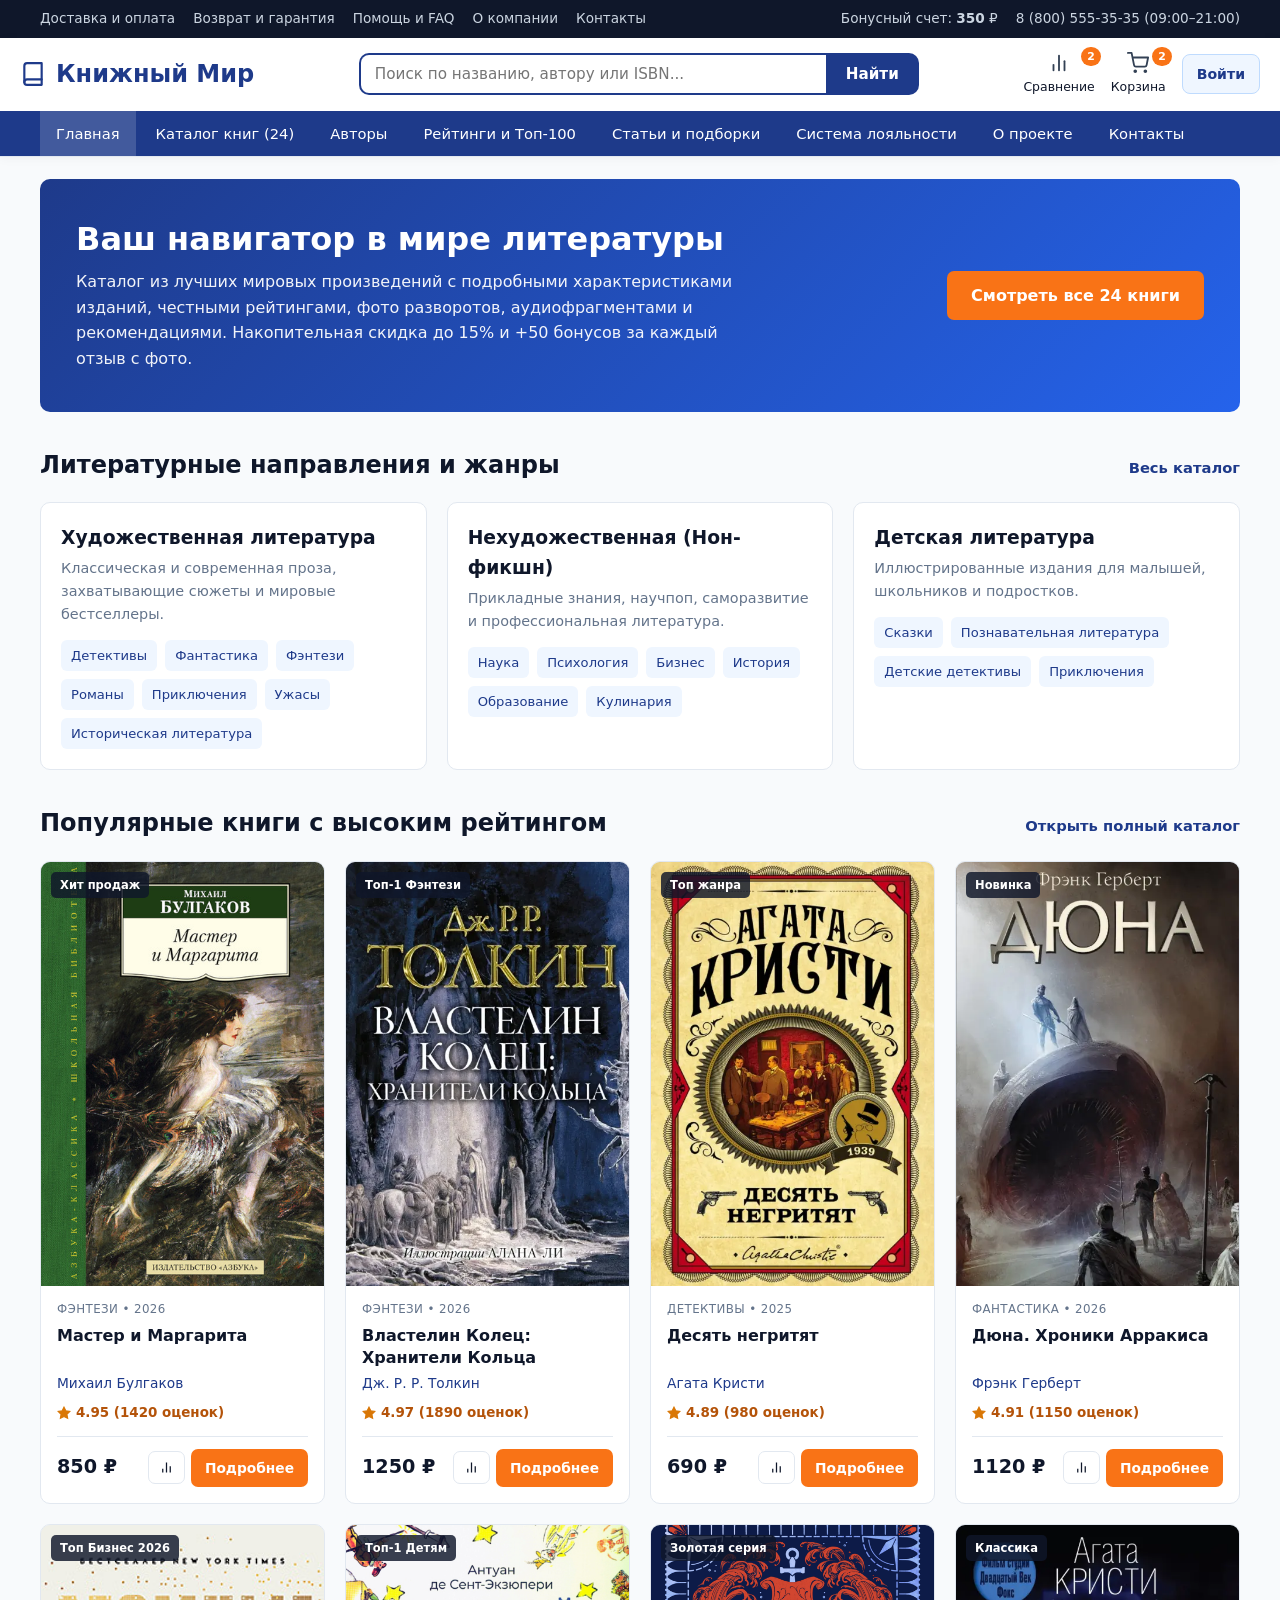
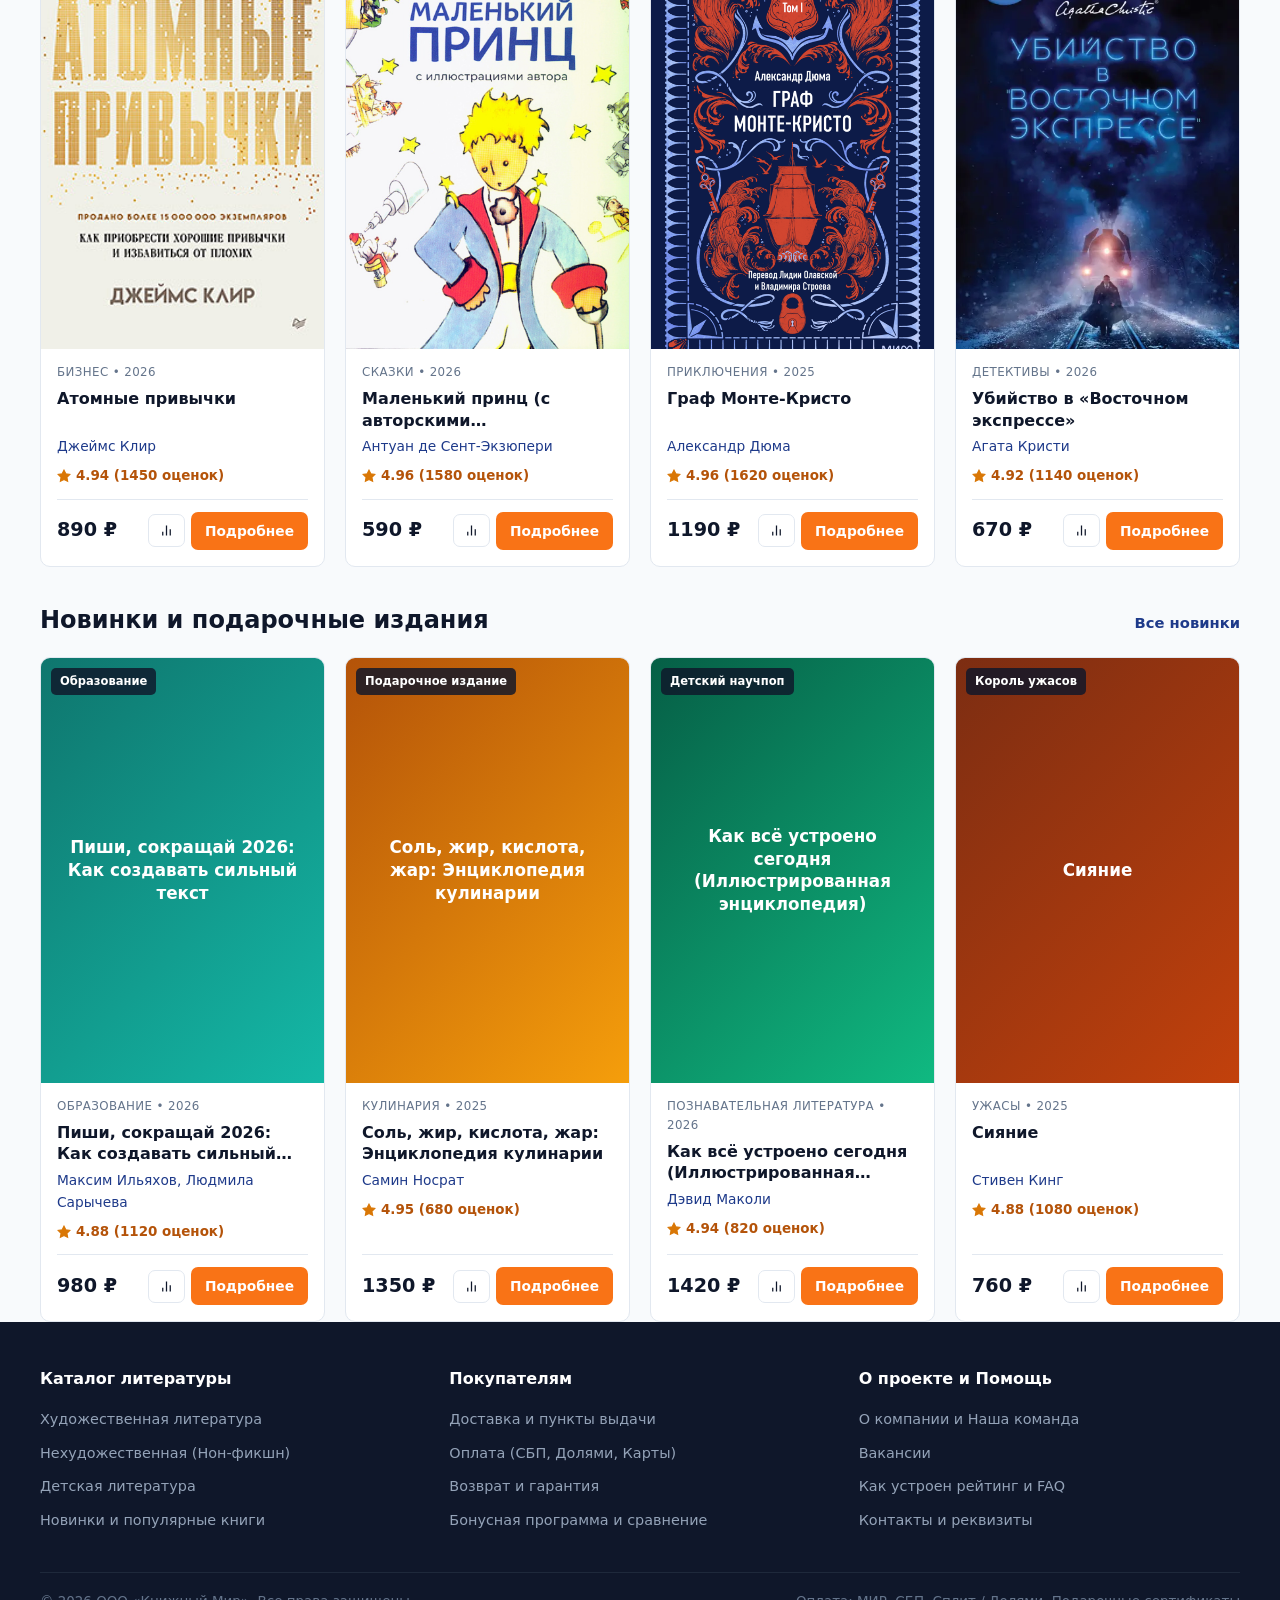
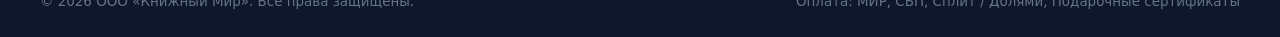
<file: index.html>
<!DOCTYPE html>
<html lang="ru">
<head>
    <meta charset="UTF-8">
    <meta name="yandex-verification" content="7a20573ecc2f7885" />
    <meta name="viewport" content="width=device-width, initial-scale=1.0">
    <title>Каталог книг в Туле — купить книги, интернет-магазин с доставкой</title>
    <meta name="description" content="Большой каталог художественной, нехудожественной и детской литературы. Отзывы читателей, подборки лучших книг, быстрая доставка и оплата Долями или СБП.">
    <meta name="keywords" content="книги, каталог книг, лучшие книги, книги по жанрам, художественная литература, нон фикшн, детская литература">
    <link rel="stylesheet" href="style.css">
	
	<!-- Yandex.Metrika counter -->

</head>
<body>
	
<!-- Yandex.Metrika counter -->
<script type="text/javascript">
    (function(m,e,t,r,i,k,a){
        m[i]=m[i]||function(){(m[i].a=m[i].a||[]).push(arguments)};
        m[i].l=1*new Date();
        for (var j = 0; j < document.scripts.length; j++) {if (document.scripts[j].src === r) { return; }}
        k=e.createElement(t),a=e.getElementsByTagName(t)[0],k.async=1,k.src=r,a.parentNode.insertBefore(k,a)
    })(window, document,'script','https://mc.yandex.ru/metrika/tag.js?id=114119679', 'ym');

    ym(114119679, 'init', {ssr:true, webvisor:true, clickmap:true, ecommerce:"dataLayer", referrer: document.referrer, url: location.href, accurateTrackBounce:true, trackLinks:true});
</script>
<noscript><div><img src="https://mc.yandex.ru/watch/114119679" style="position:absolute; left:-9999px;" alt="" /></div></noscript>
<!-- /Yandex.Metrika counter -->




    <div class="top-bar">
        <div class="container top-bar-inner">
            <div class="top-links">
                <a href="delivery.html">Доставка и оплата</a>
                <a href="delivery.html#returns">Возврат и гарантия</a>
                <a href="help.html">Помощь и FAQ</a>
                <a href="about.html">О компании</a>
                <a href="contacts.html">Контакты</a>
            </div>
            <div class="top-actions">
                <a href="loyalty.html">Бонусный счет: <strong class="js-bonus-count">350</strong> ₽</a>
                <span>8 (800) 555-35-35 (09:00–21:00)</span>
            </div>
        </div>
    </div>

    <header>
        <div class="container header-main">
            <a href="index.html" class="logo">
                <svg width="26" height="26" viewBox="0 0 24 24" fill="none" stroke="currentColor" stroke-width="2" stroke-linecap="round" stroke-linejoin="round"><path d="M4 19.5A2.5 2.5 0 0 1 6.5 17H20"></path><path d="M6.5 2H20v20H6.5A2.5 2.5 0 0 1 4 19.5v-15A2.5 2.5 0 0 1 6.5 2z"></path></svg>
                <span>Книжный Мир</span>
            </a>
            
            <form class="search-box" action="catalog.html" method="get">
                <label for="main-search-input" style="display:none;">Поиск книги</label>
                <input type="text" id="main-search-input" name="q" placeholder="Поиск по названию, автору или ISBN...">
                <button type="submit">Найти</button>
            </form>

            <div class="header-icons">
                <a href="loyalty.html" class="icon-btn">
                    <svg viewBox="0 0 24 24" fill="none" stroke-width="2" stroke-linecap="round" stroke-linejoin="round"><line x1="18" y1="20" x2="18" y2="10"></line><line x1="12" y1="20" x2="12" y2="4"></line><line x1="6" y1="20" x2="6" y2="14"></line></svg>
                    <span>Сравнение</span>
                    <span class="badge js-compare-count">2</span>
                </a>
                <a href="delivery.html" class="icon-btn">
                    <svg viewBox="0 0 24 24" fill="none" stroke-width="2" stroke-linecap="round" stroke-linejoin="round"><circle cx="9" cy="21" r="1"></circle><circle cx="20" cy="21" r="1"></circle><path d="M1 1h4l2.68 13.39a2 2 0 0 0 2 1.61h9.72a2 2 0 0 0 2-1.61L23 6H6"></path></svg>
                    <span>Корзина</span>
                    <span class="badge js-cart-count">2</span>
                </a>
                <a href="login.html" class="btn-login">
                    <span>Войти</span>
                </a>
            </div>
        </div>
        <nav class="main-nav">
            <div class="container">
                <ul class="nav-list">
                    <li><a href="index.html" class="active">Главная</a></li>
                    <li><a href="catalog.html">Каталог книг (24)</a></li>
                    <li><a href="authors.html">Авторы</a></li>
                    <li><a href="ratings.html">Рейтинги и Топ-100</a></li>
                    <li><a href="articles.html">Статьи и подборки</a></li>
                    <li><a href="loyalty.html">Система лояльности</a></li>
                    <li><a href="about.html">О проекте</a></li>
                    <li><a href="contacts.html">Контакты</a></li>
                </ul>
            </div>
        </nav>
    </header>

    <main class="container">
        <section class="hero">
            <div>
                <h1>Ваш навигатор в мире литературы</h1>
                <p>Каталог из лучших мировых произведений с подробными характеристиками изданий, честными рейтингами, фото разворотов, аудиофрагментами и рекомендациями. Накопительная скидка до 15% и +50 бонусов за каждый отзыв с фото.</p>
            </div>
            <a href="catalog.html" class="btn btn-primary" style="font-size:1rem; padding:12px 24px;">Смотреть все 24 книги</a>
        </section>

        <div class="section-header">
            <h2>Литературные направления и жанры</h2>
            <a href="catalog.html">Весь каталог</a>
        </div>

        <div class="grid-3">
            <div class="card">
                <h3><a href="catalog.html?cat=fiction">Художественная литература</a></h3>
                <p style="color:var(--text-muted); font-size:0.9rem; margin-top:4px;">Классическая и современная проза, захватывающие сюжеты и мировые бестселлеры.</p>
                <div class="genre-tags">
                    <a href="catalog.html?genre=Детективы" class="tag">Детективы</a>
                    <a href="catalog.html?genre=Фантастика" class="tag">Фантастика</a>
                    <a href="catalog.html?genre=Фэнтези" class="tag">Фэнтези</a>
                    <a href="catalog.html?genre=Романы" class="tag">Романы</a>
                    <a href="catalog.html?genre=Приключения" class="tag">Приключения</a>
                    <a href="catalog.html?genre=Ужасы" class="tag">Ужасы</a>
                    <a href="catalog.html?genre=Историческая литература" class="tag">Историческая литература</a>
                </div>
            </div>

            <div class="card">
                <h3><a href="catalog.html?cat=nonfiction">Нехудожественная (Нон-фикшн)</a></h3>
                <p style="color:var(--text-muted); font-size:0.9rem; margin-top:4px;">Прикладные знания, научпоп, саморазвитие и профессиональная литература.</p>
                <div class="genre-tags">
                    <a href="catalog.html?genre=Наука" class="tag">Наука</a>
                    <a href="catalog.html?genre=Психология" class="tag">Психология</a>
                    <a href="catalog.html?genre=Бизнес" class="tag">Бизнес</a>
                    <a href="catalog.html?genre=История" class="tag">История</a>
                    <a href="catalog.html?genre=Образование" class="tag">Образование</a>
                    <a href="catalog.html?genre=Кулинария" class="tag">Кулинария</a>
                </div>
            </div>

            <div class="card">
                <h3><a href="catalog.html?cat=kids">Детская литература</a></h3>
                <p style="color:var(--text-muted); font-size:0.9rem; margin-top:4px;">Иллюстрированные издания для малышей, школьников и подростков.</p>
                <div class="genre-tags">
                    <a href="catalog.html?genre=Сказки" class="tag">Сказки</a>
                    <a href="catalog.html?genre=Познавательная литература" class="tag">Познавательная литература</a>
                    <a href="catalog.html?genre=Детские детективы" class="tag">Детские детективы</a>
                    <a href="catalog.html?genre=Приключения" class="tag">Приключения</a>
                </div>
            </div>
        </div>

        <div class="section-header">
            <h2>Популярные книги с высоким рейтингом</h2>
            <a href="catalog.html">Открыть полный каталог</a>
        </div>
        <div class="grid-4" id="home-popular-grid"></div>

        <div class="section-header">
            <h2>Новинки и подарочные издания</h2>
            <a href="catalog.html">Все новинки</a>
        </div>
        <div class="grid-4" id="home-new-grid"></div>
    </main>

    <footer>
        <div class="container">
            <div class="footer-grid">
                <div class="footer-col">
                    <h4>Каталог литературы</h4>
                    <ul>
                        <li><a href="catalog.html?cat=fiction">Художественная литература</a></li>
                        <li><a href="catalog.html?cat=nonfiction">Нехудожественная (Нон-фикшн)</a></li>
                        <li><a href="catalog.html?cat=kids">Детская литература</a></li>
                        <li><a href="ratings.html">Новинки и популярные книги</a></li>
                    </ul>
                </div>
                <div class="footer-col">
                    <h4>Покупателям</h4>
                    <ul>
                        <li><a href="delivery.html">Доставка и пункты выдачи</a></li>
                        <li><a href="delivery.html#payment">Оплата (СБП, Долями, Карты)</a></li>
                        <li><a href="delivery.html#returns">Возврат и гарантия</a></li>
                        <li><a href="loyalty.html">Бонусная программа и сравнение</a></li>
                    </ul>
                </div>
                <div class="footer-col">
                    <h4>О проекте и Помощь</h4>
                    <ul>
                        <li><a href="about.html">О компании и Наша команда</a></li>
                        <li><a href="about.html#vacancies">Вакансии</a></li>
                        <li><a href="help.html">Как устроен рейтинг и FAQ</a></li>
                        <li><a href="contacts.html">Контакты и реквизиты</a></li>
                    </ul>
                </div>
            </div>
            <div class="footer-bottom">
                <span>© 2026 ООО «Книжный Мир». Все права защищены.</span>
                <span>Оплата: МИР, СБП, Сплит / Долями, Подарочные сертификаты</span>
            </div>
        </div>
    </footer>

    <script src="script.js"></script>
</body>
</html>
</file>
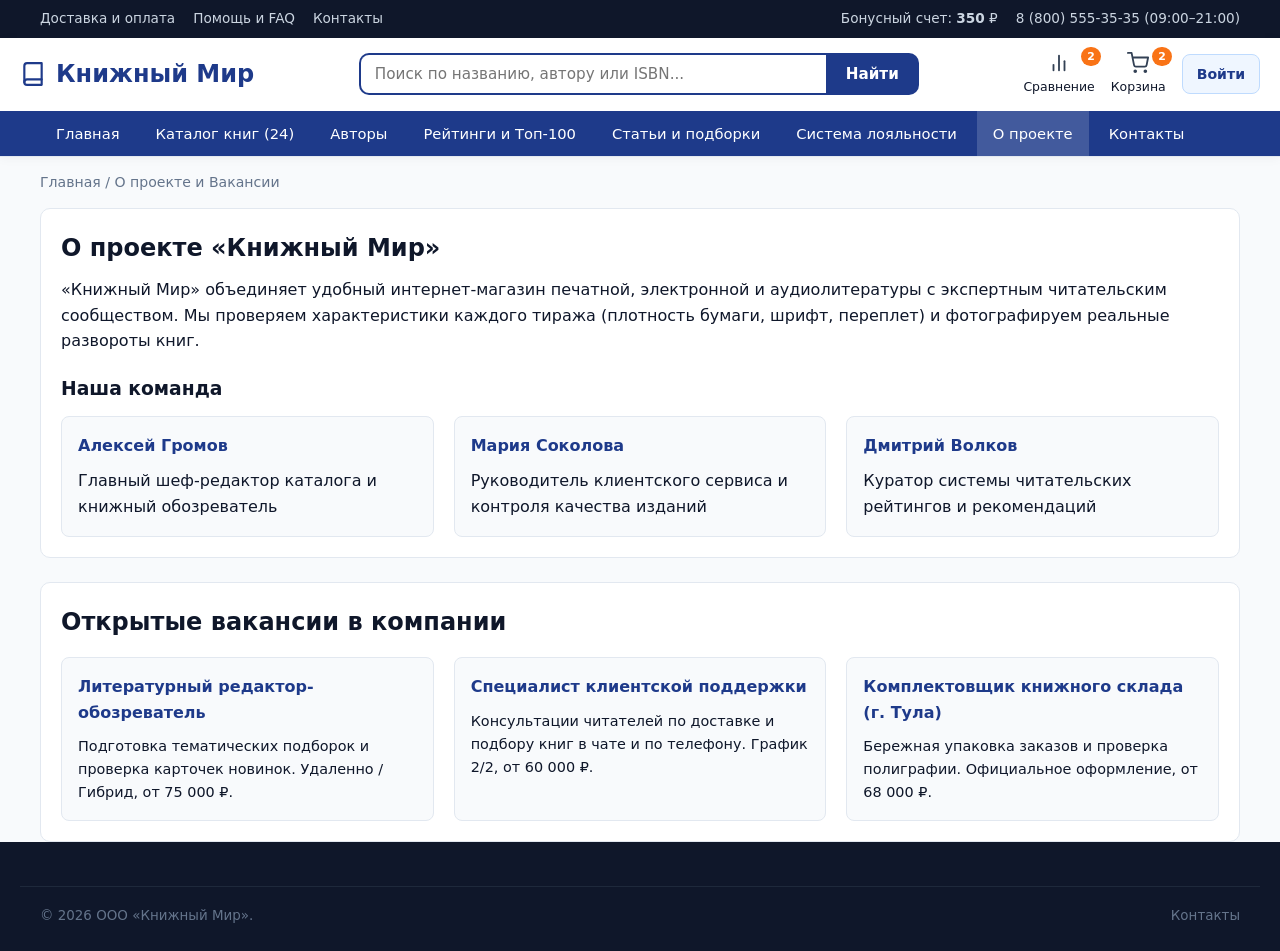
<file: about.html>
<!DOCTYPE html>
<html lang="ru">
<head>
    <meta charset="UTF-8">
    <meta name="viewport" content="width=device-width, initial-scale=1.0">
    <title>О компании, Наша команда и Вакансии | Книжный Мир</title>
    <meta name="description" content="Информация о книжном проекте Книжный Мир, редакционной команде, принципах работы и открытых вакансиях.">
    <link rel="stylesheet" href="style.css">
	
	<!-- Yandex.Metrika counter -->
<script type="text/javascript">
    (function(m,e,t,r,i,k,a){
        m[i]=m[i]||function(){(m[i].a=m[i].a||[]).push(arguments)};
        m[i].l=1*new Date();
        for (var j = 0; j < document.scripts.length; j++) {if (document.scripts[j].src === r) { return; }}
        k=e.createElement(t),a=e.getElementsByTagName(t)[0],k.async=1,k.src=r,a.parentNode.insertBefore(k,a)
    })(window, document,'script','https://mc.yandex.ru/metrika/tag.js?id=114119679', 'ym');

    ym(114119679, 'init', {ssr:true, webvisor:true, clickmap:true, ecommerce:"dataLayer", referrer: document.referrer, url: location.href, accurateTrackBounce:true, trackLinks:true});
</script>
<noscript><div><img src="https://mc.yandex.ru/watch/114119679" style="position:absolute; left:-9999px;" alt="" /></div></noscript>
<!-- /Yandex.Metrika counter -->
</head>
<body>

    <div class="top-bar">
        <div class="container top-bar-inner">
            <div class="top-links">
                <a href="delivery.html">Доставка и оплата</a>
                <a href="help.html">Помощь и FAQ</a>
                <a href="contacts.html">Контакты</a>
            </div>
            <div class="top-actions">
                <a href="loyalty.html">Бонусный счет: <strong class="js-bonus-count">350</strong> ₽</a>
                <span>8 (800) 555-35-35 (09:00–21:00)</span>
            </div>
        </div>
    </div>

    <header>
        <div class="container header-main">
            <a href="index.html" class="logo">
                <svg width="26" height="26" viewBox="0 0 24 24" fill="none" stroke="currentColor" stroke-width="2" stroke-linecap="round" stroke-linejoin="round"><path d="M4 19.5A2.5 2.5 0 0 1 6.5 17H20"></path><path d="M6.5 2H20v20H6.5A2.5 2.5 0 0 1 4 19.5v-15A2.5 2.5 0 0 1 6.5 2z"></path></svg>
                <span>Книжный Мир</span>
            </a>
            <form class="search-box" action="catalog.html" method="get">
                <label for="about-search-input" style="display:none;">Поиск по каталогу</label>
                <input type="text" id="about-search-input" name="q" placeholder="Поиск по названию, автору или ISBN...">
                <button type="submit">Найти</button>
            </form>
            <div class="header-icons">
                <a href="loyalty.html" class="icon-btn">
                    <svg viewBox="0 0 24 24" fill="none" stroke-width="2" stroke-linecap="round" stroke-linejoin="round"><line x1="18" y1="20" x2="18" y2="10"></line><line x1="12" y1="20" x2="12" y2="4"></line><line x1="6" y1="20" x2="6" y2="14"></line></svg>
                    <span>Сравнение</span>
                    <span class="badge js-compare-count">2</span>
                </a>
                <a href="delivery.html" class="icon-btn">
                    <svg viewBox="0 0 24 24" fill="none" stroke-width="2" stroke-linecap="round" stroke-linejoin="round"><circle cx="9" cy="21" r="1"></circle><circle cx="20" cy="21" r="1"></circle><path d="M1 1h4l2.68 13.39a2 2 0 0 0 2 1.61h9.72a2 2 0 0 0 2-1.61L23 6H6"></path></svg>
                    <span>Корзина</span>
                    <span class="badge js-cart-count">2</span>
                </a>
                <a href="login.html" class="btn-login"><span>Войти</span></a>
            </div>
        </div>
        <nav class="main-nav">
            <div class="container">
                <ul class="nav-list">
                    <li><a href="index.html">Главная</a></li>
                    <li><a href="catalog.html">Каталог книг (24)</a></li>
                    <li><a href="authors.html">Авторы</a></li>
                    <li><a href="ratings.html">Рейтинги и Топ-100</a></li>
                    <li><a href="articles.html">Статьи и подборки</a></li>
                    <li><a href="loyalty.html">Система лояльности</a></li>
                    <li><a href="about.html" class="active">О проекте</a></li>
                    <li><a href="contacts.html">Контакты</a></li>
                </ul>
            </div>
        </nav>
    </header>

    <main class="container">
        <div class="breadcrumbs"><a href="index.html">Главная</a> / <span>О проекте и Вакансии</span></div>

        <section class="card" style="margin-bottom:24px;">
            <h1>О проекте «Книжный Мир»</h1>
            <p style="margin-top:10px;">«Книжный Мир» объединяет удобный интернет-магазин печатной, электронной и аудиолитературы с экспертным читательским сообществом. Мы проверяем характеристики каждого тиража (плотность бумаги, шрифт, переплет) и фотографируем реальные развороты книг.</p>
            <h3 style="margin-top:20px;">Наша команда</h3>
            <div class="grid-3" style="margin-top:12px;">
                <div class="widget-box"><h4>Алексей Громов</h4><p>Главный шеф-редактор каталога и книжный обозреватель</p></div>
                <div class="widget-box"><h4>Мария Соколова</h4><p>Руководитель клиентского сервиса и контроля качества изданий</p></div>
                <div class="widget-box"><h4>Дмитрий Волков</h4><p>Куратор системы читательских рейтингов и рекомендаций</p></div>
            </div>
        </section>

        <section id="vacancies" class="card">
            <h2>Открытые вакансии в компании</h2>
            <div class="grid-3" style="margin-top:16px;">
                <div class="widget-box">
                    <h4>Литературный редактор-обозреватель</h4>
                    <p style="font-size:0.9rem;">Подготовка тематических подборок и проверка карточек новинок. Удаленно / Гибрид, от 75 000 ₽.</p>
                </div>
                <div class="widget-box">
                    <h4>Специалист клиентской поддержки</h4>
                    <p style="font-size:0.9rem;">Консультации читателей по доставке и подбору книг в чате и по телефону. График 2/2, от 60 000 ₽.</p>
                </div>
                <div class="widget-box">
                    <h4>Комплектовщик книжного склада (г. Тула)</h4>
                    <p style="font-size:0.9rem;">Бережная упаковка заказов и проверка полиграфии. Официальное оформление, от 68 000 ₽.</p>
                </div>
            </div>
        </section>
    </main>

    <footer>
        <div class="container footer-bottom">
            <span>© 2026 ООО «Книжный Мир».</span>
            <a href="contacts.html">Контакты</a>
        </div>
    </footer>

    <script src="script.js"></script>
</body>
</html>
</file>
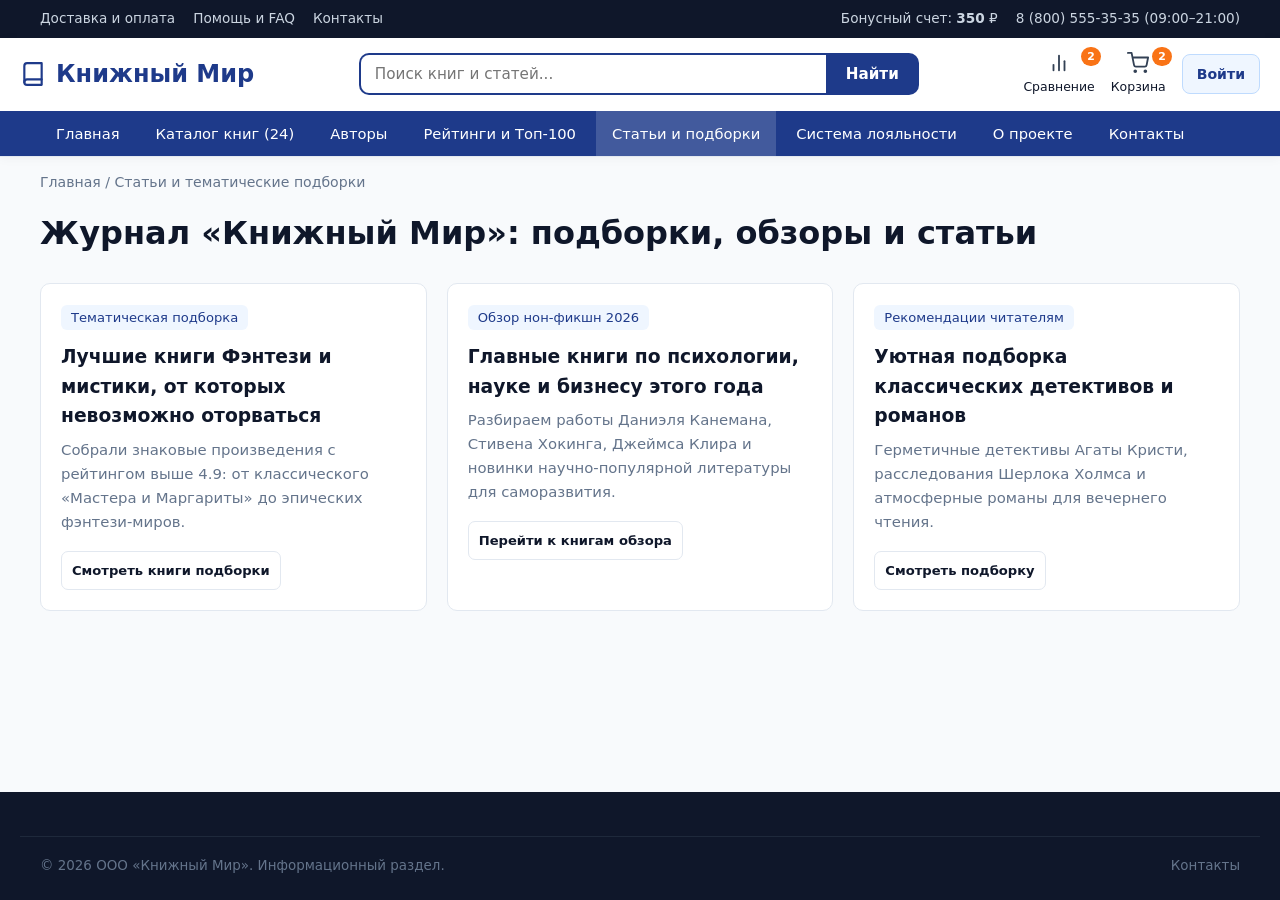
<file: articles.html>
<!DOCTYPE html>
<html lang="ru">
<head>
    <meta charset="UTF-8">
    <meta name="viewport" content="width=device-width, initial-scale=1.0">
    <title>Статьи о литературе, обзоры книг и тематические подборки | Книжный Мир</title>
    <meta name="description" content="Литературные подборки, обзоры новинок, рекомендации читателям и статьи о книгах и авторах.">
    <link rel="stylesheet" href="style.css">
	
	<!-- Yandex.Metrika counter -->
<script type="text/javascript">
    (function(m,e,t,r,i,k,a){
        m[i]=m[i]||function(){(m[i].a=m[i].a||[]).push(arguments)};
        m[i].l=1*new Date();
        for (var j = 0; j < document.scripts.length; j++) {if (document.scripts[j].src === r) { return; }}
        k=e.createElement(t),a=e.getElementsByTagName(t)[0],k.async=1,k.src=r,a.parentNode.insertBefore(k,a)
    })(window, document,'script','https://mc.yandex.ru/metrika/tag.js?id=114119679', 'ym');

    ym(114119679, 'init', {ssr:true, webvisor:true, clickmap:true, ecommerce:"dataLayer", referrer: document.referrer, url: location.href, accurateTrackBounce:true, trackLinks:true});
</script>
<noscript><div><img src="https://mc.yandex.ru/watch/114119679" style="position:absolute; left:-9999px;" alt="" /></div></noscript>
<!-- /Yandex.Metrika counter -->
</head>
<body>

    <div class="top-bar">
        <div class="container top-bar-inner">
            <div class="top-links">
                <a href="delivery.html">Доставка и оплата</a>
                <a href="help.html">Помощь и FAQ</a>
                <a href="contacts.html">Контакты</a>
            </div>
            <div class="top-actions">
                <a href="loyalty.html">Бонусный счет: <strong class="js-bonus-count">350</strong> ₽</a>
                <span>8 (800) 555-35-35 (09:00–21:00)</span>
            </div>
        </div>
    </div>

    <header>
        <div class="container header-main">
            <a href="index.html" class="logo">
                <svg width="26" height="26" viewBox="0 0 24 24" fill="none" stroke="currentColor" stroke-width="2" stroke-linecap="round" stroke-linejoin="round"><path d="M4 19.5A2.5 2.5 0 0 1 6.5 17H20"></path><path d="M6.5 2H20v20H6.5A2.5 2.5 0 0 1 4 19.5v-15A2.5 2.5 0 0 1 6.5 2z"></path></svg>
                <span>Книжный Мир</span>
            </a>
            <form class="search-box" action="catalog.html" method="get">
                <label for="articles-search-input" style="display:none;">Поиск книг и статей</label>
                <input type="text" id="articles-search-input" name="q" placeholder="Поиск книг и статей...">
                <button type="submit">Найти</button>
            </form>
            <div class="header-icons">
                <a href="loyalty.html" class="icon-btn">
                    <svg viewBox="0 0 24 24" fill="none" stroke-width="2" stroke-linecap="round" stroke-linejoin="round"><line x1="18" y1="20" x2="18" y2="10"></line><line x1="12" y1="20" x2="12" y2="4"></line><line x1="6" y1="20" x2="6" y2="14"></line></svg>
                    <span>Сравнение</span>
                    <span class="badge js-compare-count">2</span>
                </a>
                <a href="delivery.html" class="icon-btn">
                    <svg viewBox="0 0 24 24" fill="none" stroke-width="2" stroke-linecap="round" stroke-linejoin="round"><circle cx="9" cy="21" r="1"></circle><circle cx="20" cy="21" r="1"></circle><path d="M1 1h4l2.68 13.39a2 2 0 0 0 2 1.61h9.72a2 2 0 0 0 2-1.61L23 6H6"></path></svg>
                    <span>Корзина</span>
                    <span class="badge js-cart-count">2</span>
                </a>
                <a href="login.html" class="btn-login"><span>Войти</span></a>
            </div>
        </div>
        <nav class="main-nav">
            <div class="container">
                <ul class="nav-list">
                    <li><a href="index.html">Главная</a></li>
                    <li><a href="catalog.html">Каталог книг (24)</a></li>
                    <li><a href="authors.html">Авторы</a></li>
                    <li><a href="ratings.html">Рейтинги и Топ-100</a></li>
                    <li><a href="articles.html" class="active">Статьи и подборки</a></li>
                    <li><a href="loyalty.html">Система лояльности</a></li>
                    <li><a href="about.html">О проекте</a></li>
                    <li><a href="contacts.html">Контакты</a></li>
                </ul>
            </div>
        </nav>
    </header>

    <main class="container">
        <div class="breadcrumbs"><a href="index.html">Главная</a> / <span>Статьи и тематические подборки</span></div>

        <h1>Журнал «Книжный Мир»: подборки, обзоры и статьи</h1>

        <div class="grid-3" style="margin-top:24px;">
            <article class="card">
                <span class="tag">Тематическая подборка</span>
                <h3 style="margin:12px 0 8px;">Лучшие книги Фэнтези и мистики, от которых невозможно оторваться</h3>
                <p style="color:var(--text-muted); font-size:0.93rem;">Собрали знаковые произведения с рейтингом выше 4.9: от классического «Мастера и Маргариты» до эпических фэнтези-миров.</p>
                <a href="catalog.html?genre=Фэнтези" class="btn btn-outline" style="margin-top:16px;">Смотреть книги подборки</a>
            </article>

            <article class="card">
                <span class="tag">Обзор нон-фикшн 2026</span>
                <h3 style="margin:12px 0 8px;">Главные книги по психологии, науке и бизнесу этого года</h3>
                <p style="color:var(--text-muted); font-size:0.93rem;">Разбираем работы Даниэля Канемана, Стивена Хокинга, Джеймса Клира и новинки научно-популярной литературы для саморазвития.</p>
                <a href="catalog.html?cat=nonfiction" class="btn btn-outline" style="margin-top:16px;">Перейти к книгам обзора</a>
            </article>

            <article class="card">
                <span class="tag">Рекомендации читателям</span>
                <h3 style="margin:12px 0 8px;">Уютная подборка классических детективов и романов</h3>
                <p style="color:var(--text-muted); font-size:0.93rem;">Герметичные детективы Агаты Кристи, расследования Шерлока Холмса и атмосферные романы для вечернего чтения.</p>
                <a href="catalog.html?genre=Детективы" class="btn btn-outline" style="margin-top:16px;">Смотреть подборку</a>
            </article>
        </div>
    </main>

    <footer>
        <div class="container footer-bottom">
            <span>© 2026 ООО «Книжный Мир». Информационный раздел.</span>
            <a href="contacts.html">Контакты</a>
        </div>
    </footer>

    <script src="script.js"></script>
</body>
</html>
</file>
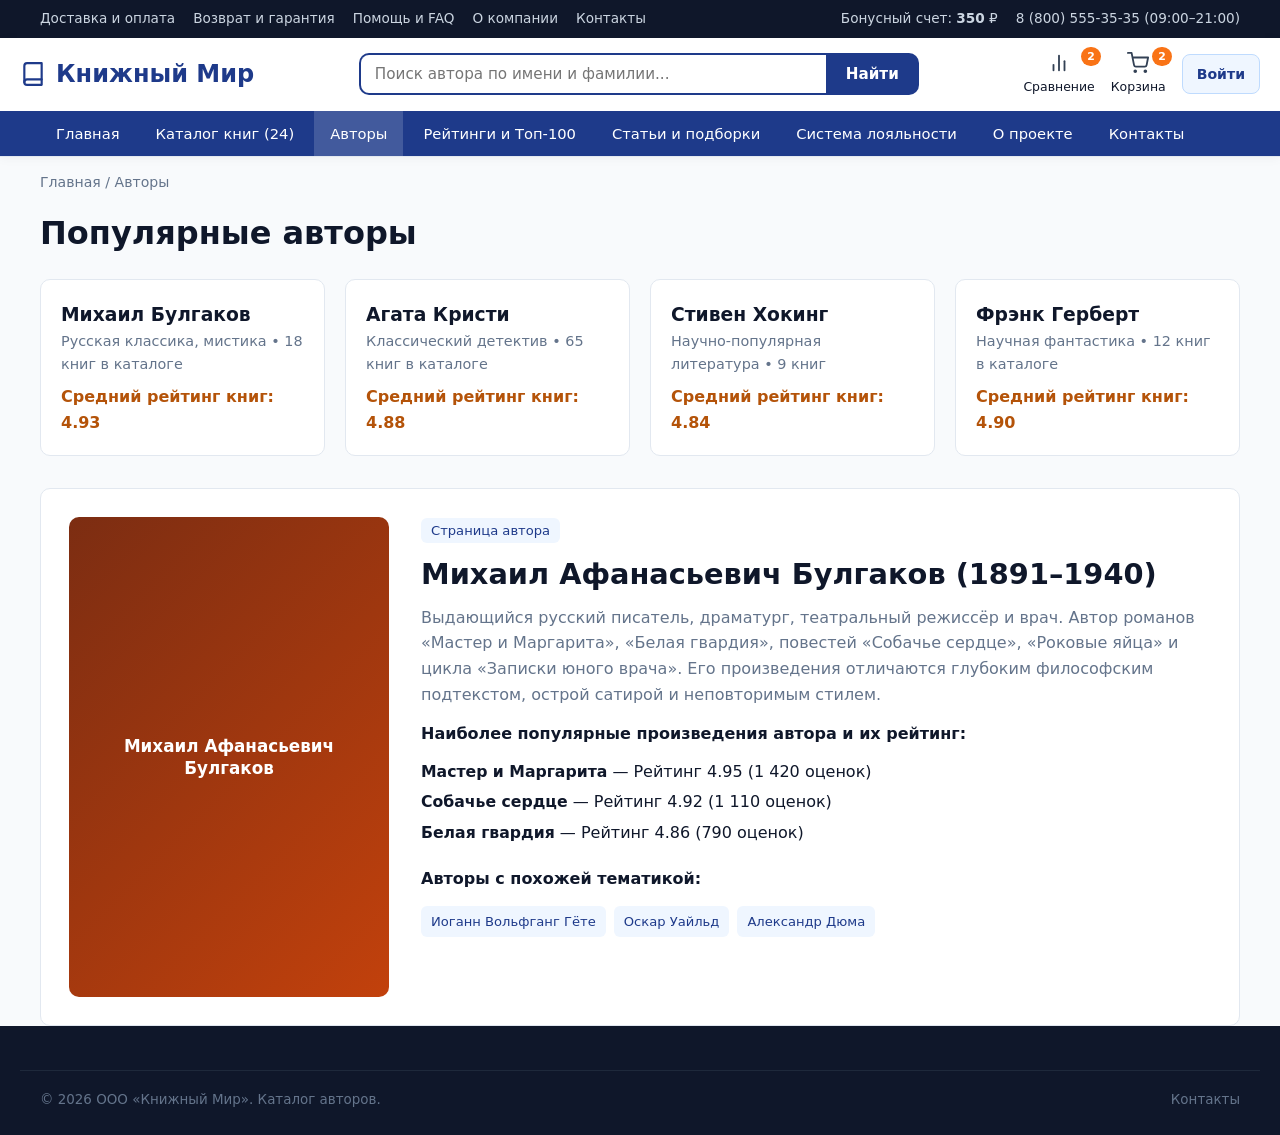
<file: authors.html>
<!DOCTYPE html>
<html lang="ru">
<head>
    <meta charset="UTF-8">
    <meta name="viewport" content="width=device-width, initial-scale=1.0">
    <title>Авторы книг — биографии, популярные писатели и библиографии | Книжный Мир</title>
    <meta name="description" content="Полный список авторов, поиск писателей по имени, биографии, перечень лучших произведений и авторы с похожей тематикой.">
    <link rel="stylesheet" href="style.css">
	
	<!-- Yandex.Metrika counter -->
<script type="text/javascript">
    (function(m,e,t,r,i,k,a){
        m[i]=m[i]||function(){(m[i].a=m[i].a||[]).push(arguments)};
        m[i].l=1*new Date();
        for (var j = 0; j < document.scripts.length; j++) {if (document.scripts[j].src === r) { return; }}
        k=e.createElement(t),a=e.getElementsByTagName(t)[0],k.async=1,k.src=r,a.parentNode.insertBefore(k,a)
    })(window, document,'script','https://mc.yandex.ru/metrika/tag.js?id=114119679', 'ym');

    ym(114119679, 'init', {ssr:true, webvisor:true, clickmap:true, ecommerce:"dataLayer", referrer: document.referrer, url: location.href, accurateTrackBounce:true, trackLinks:true});
</script>
<noscript><div><img src="https://mc.yandex.ru/watch/114119679" style="position:absolute; left:-9999px;" alt="" /></div></noscript>
<!-- /Yandex.Metrika counter -->
</head>
<body>

    <div class="top-bar">
        <div class="container top-bar-inner">
            <div class="top-links">
                <a href="delivery.html">Доставка и оплата</a>
                <a href="delivery.html#returns">Возврат и гарантия</a>
                <a href="help.html">Помощь и FAQ</a>
                <a href="about.html">О компании</a>
                <a href="contacts.html">Контакты</a>
            </div>
            <div class="top-actions">
                <a href="loyalty.html">Бонусный счет: <strong class="js-bonus-count">350</strong> ₽</a>
                <span>8 (800) 555-35-35 (09:00–21:00)</span>
            </div>
        </div>
    </div>

    <header>
        <div class="container header-main">
            <a href="index.html" class="logo">
                <svg width="26" height="26" viewBox="0 0 24 24" fill="none" stroke="currentColor" stroke-width="2" stroke-linecap="round" stroke-linejoin="round"><path d="M4 19.5A2.5 2.5 0 0 1 6.5 17H20"></path><path d="M6.5 2H20v20H6.5A2.5 2.5 0 0 1 4 19.5v-15A2.5 2.5 0 0 1 6.5 2z"></path></svg>
                <span>Книжный Мир</span>
            </a>
            
            <form class="search-box" action="catalog.html" method="get">
                <label for="author-search-input" style="display:none;">Поиск автора</label>
                <input type="text" id="author-search-input" name="q" placeholder="Поиск автора по имени и фамилии...">
                <button type="submit">Найти</button>
            </form>

            <div class="header-icons">
                <a href="loyalty.html" class="icon-btn">
                    <svg viewBox="0 0 24 24" fill="none" stroke-width="2" stroke-linecap="round" stroke-linejoin="round"><line x1="18" y1="20" x2="18" y2="10"></line><line x1="12" y1="20" x2="12" y2="4"></line><line x1="6" y1="20" x2="6" y2="14"></line></svg>
                    <span>Сравнение</span>
                    <span class="badge js-compare-count">2</span>
                </a>
                <a href="delivery.html" class="icon-btn">
                    <svg viewBox="0 0 24 24" fill="none" stroke-width="2" stroke-linecap="round" stroke-linejoin="round"><circle cx="9" cy="21" r="1"></circle><circle cx="20" cy="21" r="1"></circle><path d="M1 1h4l2.68 13.39a2 2 0 0 0 2 1.61h9.72a2 2 0 0 0 2-1.61L23 6H6"></path></svg>
                    <span>Корзина</span>
                    <span class="badge js-cart-count">2</span>
                </a>
                <a href="login.html" class="btn-login">
                    <span>Войти</span>
                </a>
            </div>
        </div>
        <nav class="main-nav">
            <div class="container">
                <ul class="nav-list">
                    <li><a href="index.html">Главная</a></li>
                    <li><a href="catalog.html">Каталог книг (24)</a></li>
                    <li><a href="authors.html" class="active">Авторы</a></li>
                    <li><a href="ratings.html">Рейтинги и Топ-100</a></li>
                    <li><a href="articles.html">Статьи и подборки</a></li>
                    <li><a href="loyalty.html">Система лояльности</a></li>
                    <li><a href="about.html">О проекте</a></li>
                    <li><a href="contacts.html">Контакты</a></li>
                </ul>
            </div>
        </nav>
    </header>

    <main class="container">
        <div class="breadcrumbs"><a href="index.html">Главная</a> / <span>Авторы</span></div>

        <h1>Популярные авторы</h1>
        <div class="grid-4" style="margin-top:20px;">
            <a href="#bulgakov" class="card">
                <h3>Михаил Булгаков</h3>
                <p style="color:var(--text-muted); font-size:0.9rem;">Русская классика, мистика • 18 книг в каталоге</p>
                <div style="margin-top:8px; color:#b45309; font-weight:700;">Средний рейтинг книг: 4.93</div>
            </a>
            <a href="#christie" class="card">
                <h3>Агата Кристи</h3>
                <p style="color:var(--text-muted); font-size:0.9rem;">Классический детектив • 65 книг в каталоге</p>
                <div style="margin-top:8px; color:#b45309; font-weight:700;">Средний рейтинг книг: 4.88</div>
            </a>
            <a href="#hawking" class="card">
                <h3>Стивен Хокинг</h3>
                <p style="color:var(--text-muted); font-size:0.9rem;">Научно-популярная литература • 9 книг</p>
                <div style="margin-top:8px; color:#b45309; font-weight:700;">Средний рейтинг книг: 4.84</div>
            </a>
            <a href="#herbert" class="card">
                <h3>Фрэнк Герберт</h3>
                <p style="color:var(--text-muted); font-size:0.9rem;">Научная фантастика • 12 книг в каталоге</p>
                <div style="margin-top:8px; color:#b45309; font-weight:700;">Средний рейтинг книг: 4.90</div>
            </a>
        </div>

        <section id="bulgakov" class="product-grid" style="margin-top:32px;">
            <div class="book-cover cover-1" style="border-radius:var(--radius);">
                <span>Михаил Афанасьевич Булгаков</span>
            </div>
            <div>
                <span class="tag">Страница автора</span>
                <h2 style="font-size:1.8rem; margin:8px 0;">Михаил Афанасьевич Булгаков (1891–1940)</h2>
                <p style="color:var(--text-muted); margin-bottom:14px;">
                    Выдающийся русский писатель, драматург, театральный режиссёр и врач. Автор романов «Мастер и Маргарита», «Белая гвардия», повестей «Собачье сердце», «Роковые яйца» и цикла «Записки юного врача». Его произведения отличаются глубоким философским подтекстом, острой сатирой и неповторимым стилем.
                </p>
                <h4>Наиболее популярные произведения автора и их рейтинг:</h4>
                <ul style="margin:10px 0 18px; line-height:1.9;">
                    <li><a href="book.html?id=master-i-margarita" class="book-title" style="display:inline; min-height:0; font-size:0.98rem;">Мастер и Маргарита</a> — Рейтинг 4.95 (1 420 оценок)</li>
                    <li><a href="book.html?id=sobache-serdtse" class="book-title" style="display:inline; min-height:0; font-size:0.98rem;">Собачье сердце</a> — Рейтинг 4.92 (1 110 оценок)</li>
                    <li><a href="book.html?id=belaya-gvardiya" class="book-title" style="display:inline; min-height:0; font-size:0.98rem;">Белая гвардия</a> — Рейтинг 4.86 (790 оценок)</li>
                </ul>
                <div>
                    <strong>Авторы с похожей тематикой:</strong>
                    <div class="genre-tags">
                        <a href="catalog.html?q=Гёте" class="tag">Иоганн Вольфганг Гёте</a>
                        <a href="catalog.html?q=Уайльд" class="tag">Оскар Уайльд</a>
                        <a href="catalog.html?q=Дюма" class="tag">Александр Дюма</a>
                    </div>
                </div>
            </div>
        </section>
    </main>

    <footer>
        <div class="container footer-bottom">
            <span>© 2026 ООО «Книжный Мир». Каталог авторов.</span>
            <a href="contacts.html">Контакты</a>
        </div>
    </footer>

    <script src="script.js"></script>
</body>
</html>
</file>
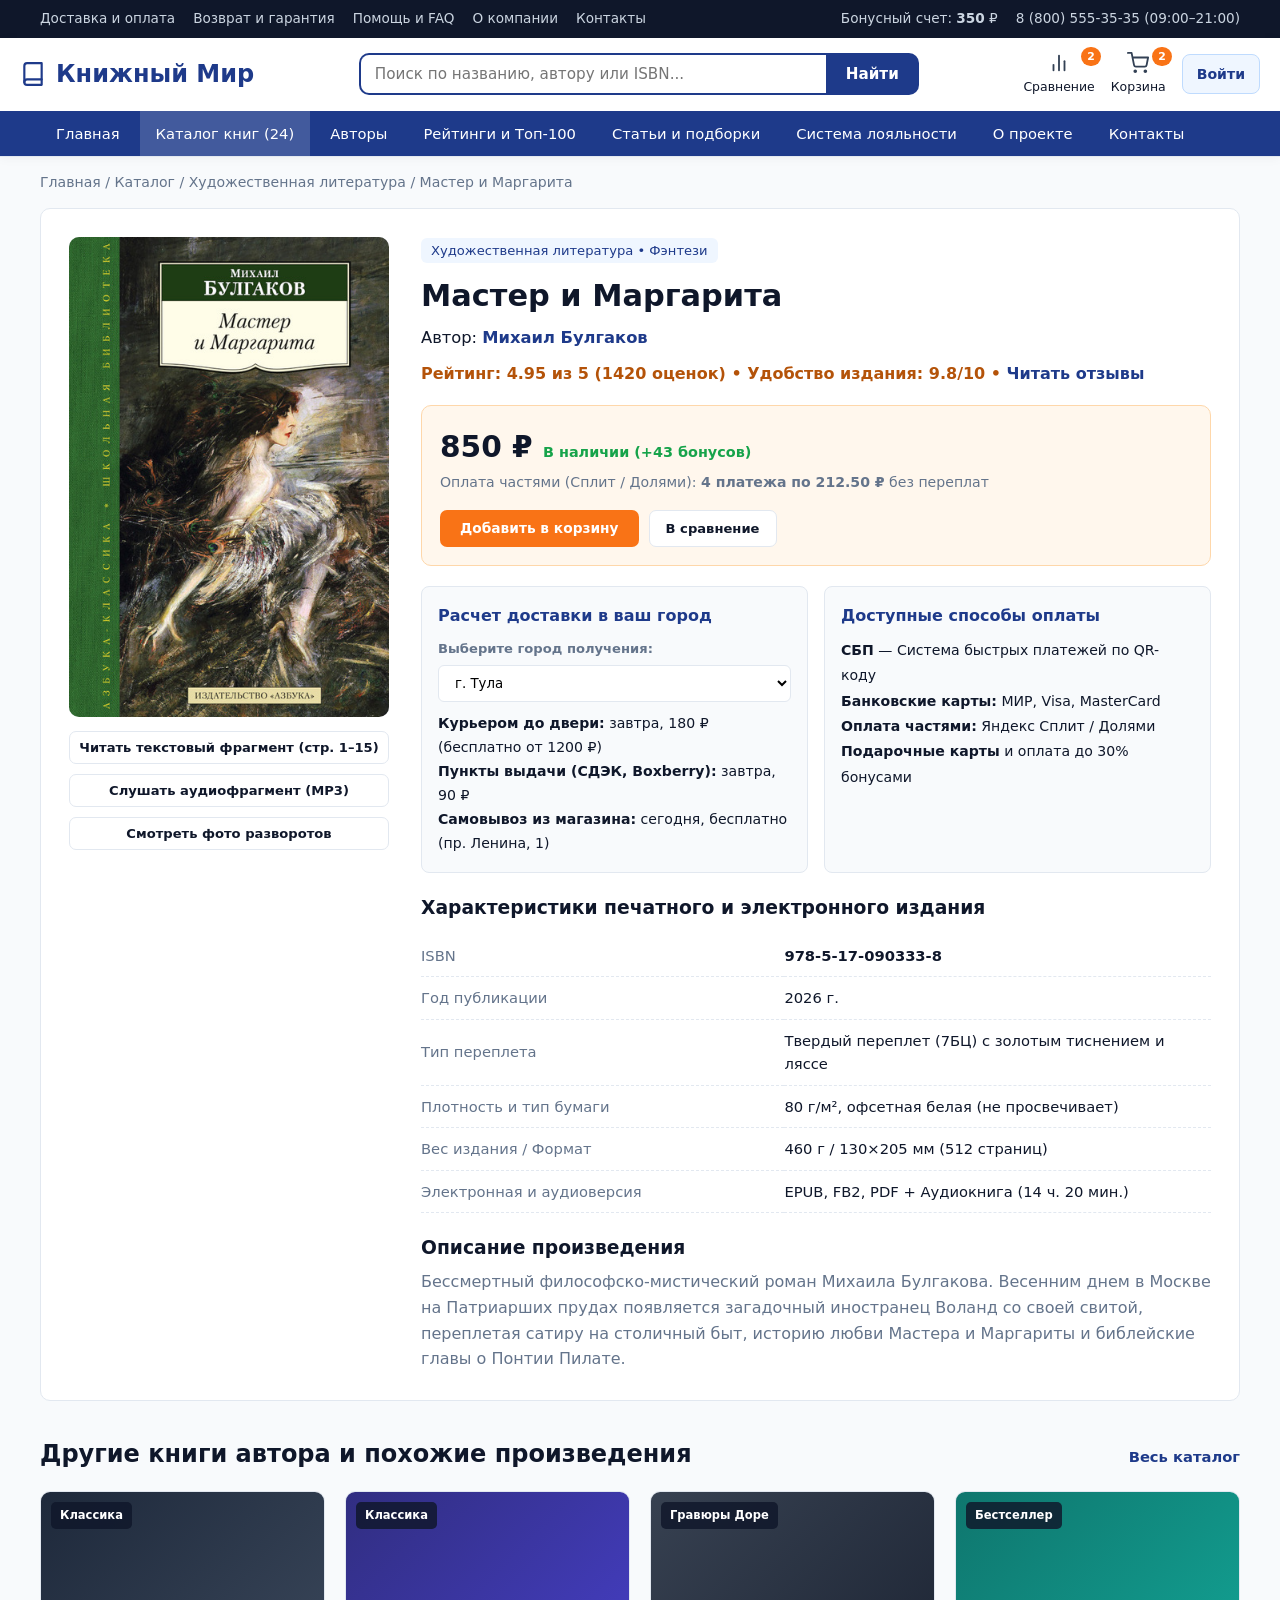
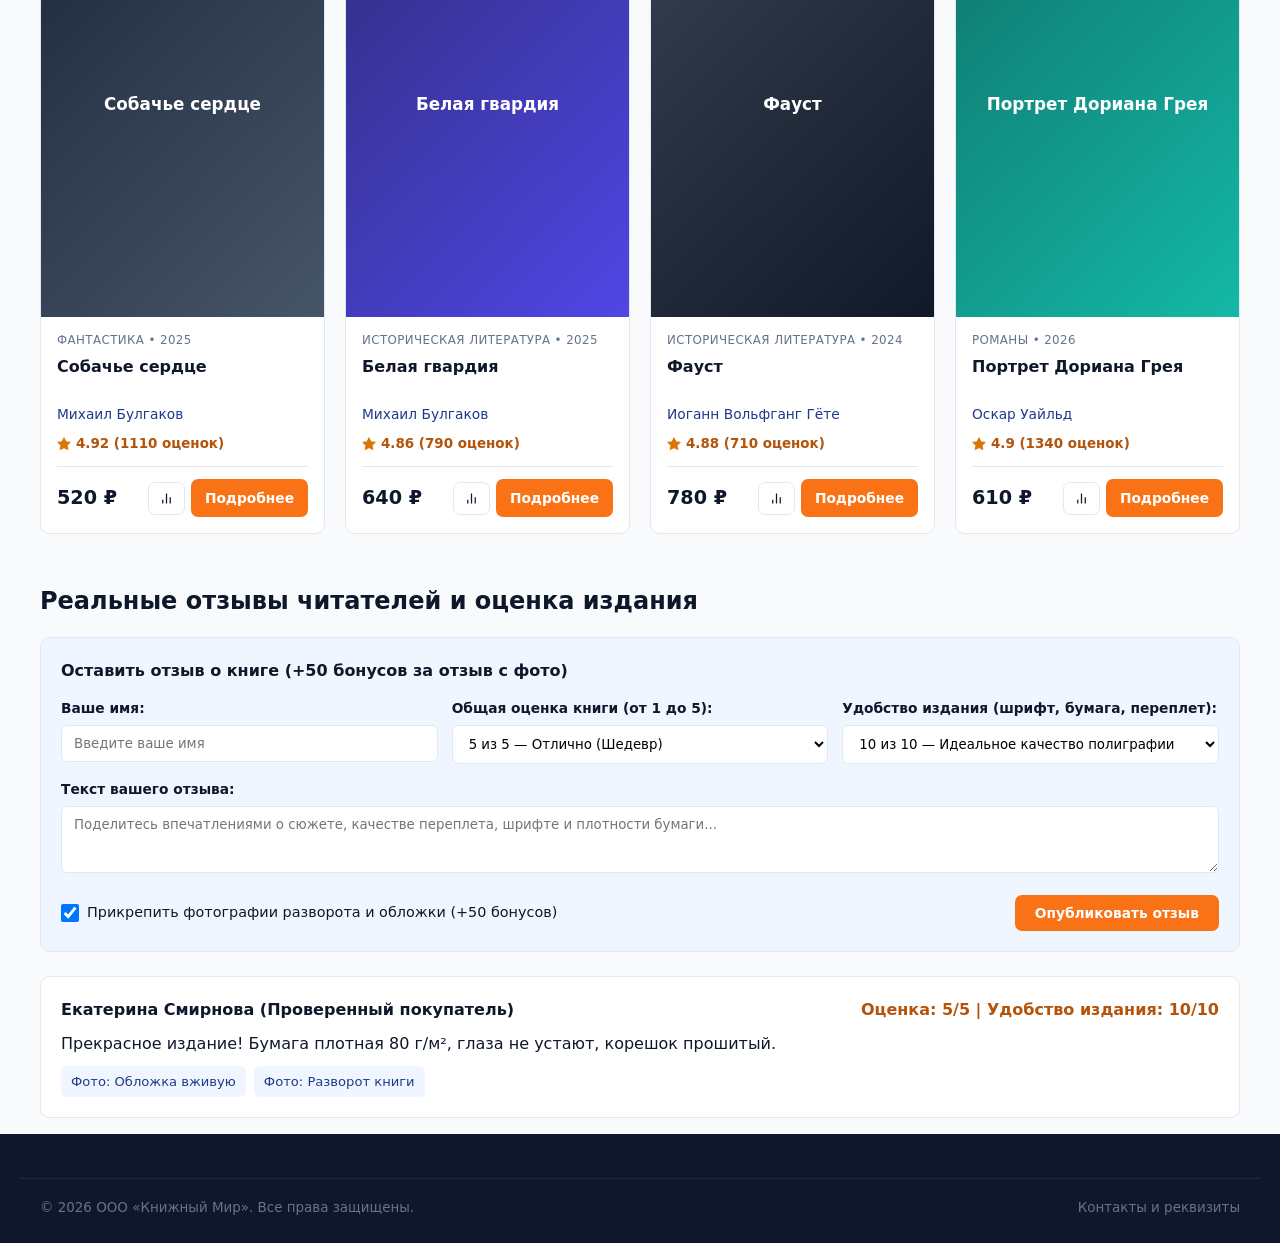
<file: book.html>
<!DOCTYPE html>
<html lang="ru">
<head>
    <meta charset="UTF-8">
    <meta name="viewport" content="width=device-width, initial-scale=1.0">
    <title>Карточка книги — характеристики, отзывы, доставка | Книжный Мир</title>
    <meta name="description" content="Подробная информация о книге: ISBN, тип переплета, плотность бумаги, ознакомительный фрагмент, аудиоверсия и отзывы читателей.">
    <link rel="stylesheet" href="style.css">
	

</head>
<body>
	<!-- Yandex.Metrika counter -->
<script type="text/javascript">
    (function(m,e,t,r,i,k,a){
        m[i]=m[i]||function(){(m[i].a=m[i].a||[]).push(arguments)};
        m[i].l=1*new Date();
        for (var j = 0; j < document.scripts.length; j++) {if (document.scripts[j].src === r) { return; }}
        k=e.createElement(t),a=e.getElementsByTagName(t)[0],k.async=1,k.src=r,a.parentNode.insertBefore(k,a)
    })(window, document,'script','https://mc.yandex.ru/metrika/tag.js?id=114241697', 'ym');

    ym(114241697, 'init', {ssr:true, webvisor:true, clickmap:true, ecommerce:"dataLayer", referrer: document.referrer, url: location.href, accurateTrackBounce:true, trackLinks:true});
</script>
<noscript><div><img src="https://mc.yandex.ru/watch/114241697" style="position:absolute; left:-9999px;" alt="" /></div></noscript>
<!-- /Yandex.Metrika counter -->

    <div class="top-bar">
        <div class="container top-bar-inner">
            <div class="top-links">
                <a href="delivery.html">Доставка и оплата</a>
                <a href="delivery.html#returns">Возврат и гарантия</a>
                <a href="help.html">Помощь и FAQ</a>
                <a href="about.html">О компании</a>
                <a href="contacts.html">Контакты</a>
            </div>
            <div class="top-actions">
                <a href="loyalty.html">Бонусный счет: <strong class="js-bonus-count">350</strong> ₽</a>
                <span>8 (800) 555-35-35 (09:00–21:00)</span>
            </div>
        </div>
    </div>

    <header>
        <div class="container header-main">
            <a href="index.html" class="logo">
                <svg width="26" height="26" viewBox="0 0 24 24" fill="none" stroke="currentColor" stroke-width="2" stroke-linecap="round" stroke-linejoin="round"><path d="M4 19.5A2.5 2.5 0 0 1 6.5 17H20"></path><path d="M6.5 2H20v20H6.5A2.5 2.5 0 0 1 4 19.5v-15A2.5 2.5 0 0 1 6.5 2z"></path></svg>
                <span>Книжный Мир</span>
            </a>
            
            <form class="search-box" action="catalog.html" method="get">
                <label for="book-search-input" style="display:none;">Поиск книги по каталогу</label>
                <input type="text" id="book-search-input" name="q" placeholder="Поиск по названию, автору или ISBN...">
                <button type="submit">Найти</button>
            </form>

            <div class="header-icons">
                <a href="loyalty.html" class="icon-btn">
                    <svg viewBox="0 0 24 24" fill="none" stroke-width="2" stroke-linecap="round" stroke-linejoin="round"><line x1="18" y1="20" x2="18" y2="10"></line><line x1="12" y1="20" x2="12" y2="4"></line><line x1="6" y1="20" x2="6" y2="14"></line></svg>
                    <span>Сравнение</span>
                    <span class="badge js-compare-count">2</span>
                </a>
                <a href="delivery.html" class="icon-btn">
                    <svg viewBox="0 0 24 24" fill="none" stroke-width="2" stroke-linecap="round" stroke-linejoin="round"><circle cx="9" cy="21" r="1"></circle><circle cx="20" cy="21" r="1"></circle><path d="M1 1h4l2.68 13.39a2 2 0 0 0 2 1.61h9.72a2 2 0 0 0 2-1.61L23 6H6"></path></svg>
                    <span>Корзина</span>
                    <span class="badge js-cart-count">2</span>
                </a>
                <a href="login.html" class="btn-login">
                    <span>Войти</span>
                </a>
            </div>
        </div>
        <nav class="main-nav">
            <div class="container">
                <ul class="nav-list">
                    <li><a href="index.html">Главная</a></li>
                    <li><a href="catalog.html" class="active">Каталог книг (24)</a></li>
                    <li><a href="authors.html">Авторы</a></li>
                    <li><a href="ratings.html">Рейтинги и Топ-100</a></li>
                    <li><a href="articles.html">Статьи и подборки</a></li>
                    <li><a href="loyalty.html">Система лояльности</a></li>
                    <li><a href="about.html">О проекте</a></li>
                    <li><a href="contacts.html">Контакты</a></li>
                </ul>
            </div>
        </nav>
    </header>

    <main class="container">
        <div class="breadcrumbs">
            <a href="index.html">Главная</a> / <a href="catalog.html">Каталог</a> / <a href="catalog.html" id="js-bread-cat">Художественная литература</a> / <span id="js-bread-title">Книга</span>
        </div>

        <div class="product-grid">
            <div>
                <div id="js-book-cover" class="book-cover cover-1" style="border-radius:var(--radius); font-size:1.3rem;">
                    Загрузка...
                </div>
                <div style="display:flex; flex-direction:column; gap:10px; margin-top:14px;">
                    <button class="btn btn-outline" onclick="openModal('modal-fragment')">Читать текстовый фрагмент (стр. 1–15)</button>
                    <button class="btn btn-outline" onclick="openModal('modal-audio')">Слушать аудиофрагмент (MP3)</button>
                    <button class="btn btn-outline" onclick="openModal('modal-spreads')">Смотреть фото разворотов</button>
                </div>
            </div>

            <div>
                <span class="tag" id="js-book-genre">Жанр</span>
                <h1 id="js-book-title" style="font-size:1.9rem; margin:10px 0 4px;">Название книги</h1>
                <p style="font-size:1.02rem;">Автор: <a href="authors.html" id="js-book-author" style="color:var(--primary); font-weight:600;">Автор</a></p>
                <div id="js-book-rating" style="margin:10px 0; color:#b45309; font-weight:700;"></div>

                <div style="background:#fff7ed; border:1px solid #fed7aa; padding:18px; border-radius:var(--radius); display:flex; justify-content:space-between; align-items:center; flex-wrap:wrap; gap:16px; margin:18px 0;">
                    <div>
                        <div id="js-book-price" style="font-size:1.85rem; font-weight:800; color:var(--text);"></div>
                        <div id="js-book-split" style="font-size:0.88rem; color:var(--text-muted);"></div>
                    </div>
                    <div style="display:flex; gap:10px; flex-wrap:wrap;">
                        <button class="btn btn-primary" id="js-btn-cart" style="padding:10px 20px;">Добавить в корзину</button>
                        <button class="btn btn-outline" id="js-btn-compare" style="padding:10px 16px;">В сравнение</button>
                    </div>
                </div>

                <div class="product-widgets">
                    <div class="widget-box">
                        <h4>Расчет доставки в ваш город</h4>
                        <label for="delivery-city" style="display:block; font-size:0.82rem; font-weight:600; margin-bottom:6px; color:var(--text-muted);">Выберите город получения:</label>
                        <select id="delivery-city" onchange="calculateDelivery(this.value)" style="width:100%; padding:9px 12px; margin-bottom:10px; border-radius:6px; border:1px solid var(--border); background:#fff;">
                            <option value="Тула">г. Тула</option>
                            <option value="Москва">г. Москва</option>
                            <option value="Санкт-Петербург">г. Санкт-Петербург</option>
                            <option value="Уфа">г. Уфа</option>
                            <option value="Екатеринбург">г. Екатеринбург</option>
                        </select>
                        <ul id="delivery-result" style="font-size:0.88rem; line-height:1.7;"></ul>
                    </div>

                    <div class="widget-box">
                        <h4>Доступные способы оплаты</h4>
                        <ul style="font-size:0.88rem; line-height:1.8;">
                            <li><strong>СБП</strong> — Система быстрых платежей по QR-коду</li>
                            <li><strong>Банковские карты:</strong> МИР, Visa, MasterCard</li>
                            <li><strong>Оплата частями:</strong> Яндекс Сплит / Долями</li>
                            <li><strong>Подарочные карты</strong> и оплата до 30% бонусами</li>
                        </ul>
                    </div>
                </div>

                <h3>Характеристики печатного и электронного издания</h3>
                <table class="specs-table">
                    <tr><td>ISBN</td><td><strong id="js-spec-isbn"></strong></td></tr>
                    <tr><td>Год публикации</td><td id="js-spec-year"></td></tr>
                    <tr><td>Тип переплета</td><td id="js-spec-binding"></td></tr>
                    <tr><td>Плотность и тип бумаги</td><td id="js-spec-paper"></td></tr>
                    <tr><td>Вес издания / Формат</td><td id="js-spec-weight"></td></tr>
                    <tr><td>Электронная и аудиоверсия</td><td id="js-spec-digital"></td></tr>
                </table>

                <h3 style="margin-top:20px;">Описание произведения</h3>
                <p id="js-book-desc" style="color:var(--text-muted); margin-top:6px;"></p>
            </div>
        </div>

        <div class="section-header">
            <h2>Другие книги автора и похожие произведения</h2>
            <a href="catalog.html">Весь каталог</a>
        </div>
        <div class="grid-4" id="js-related-books"></div>

        <section id="reviews" style="margin-top:48px;">
            <h2>Реальные отзывы читателей и оценка издания</h2>
            <div class="card" style="background:#eff6ff; margin:16px 0 24px;">
                <form onsubmit="submitBookReview(event)" style="display:grid; gap:14px;">
                    <h4>Оставить отзыв о книге (+50 бонусов за отзыв с фото)</h4>
                    
                    <div style="display:grid; grid-template-columns: repeat(auto-fit, minmax(220px, 1fr)); gap:14px;">
                        <div>
                            <label for="rev-name" style="display:block; font-size:0.86rem; font-weight:600; margin-bottom:6px; cursor:pointer;">Ваше имя:</label>
                            <input type="text" id="rev-name" required placeholder="Введите ваше имя" style="width:100%; padding:10px 12px; border-radius:6px; border:1px solid var(--border); background:#fff;">
                        </div>

                        <div>
                            <label for="rev-score" style="display:block; font-size:0.86rem; font-weight:600; margin-bottom:6px; cursor:pointer;">Общая оценка книги (от 1 до 5):</label>
                            <select id="rev-score" style="width:100%; padding:10px 12px; border-radius:6px; border:1px solid var(--border); background:#fff;">
                                <option value="5">5 из 5 — Отлично (Шедевр)</option>
                                <option value="4">4 из 5 — Хорошо (Рекомендую)</option>
                                <option value="3">3 из 5 — Удовлетворительно (На один раз)</option>
                                <option value="2">2 из 5 — Плохо (Не понравилось)</option>
                                <option value="1">1 из 5 — Очень плохо (Разочарование)</option>
                            </select>
                        </div>

                        <div>
                            <label for="rev-convenience" style="display:block; font-size:0.86rem; font-weight:600; margin-bottom:6px; cursor:pointer;">Удобство издания (шрифт, бумага, переплет):</label>
                            <select id="rev-convenience" style="width:100%; padding:10px 12px; border-radius:6px; border:1px solid var(--border); background:#fff;">
                                <option value="10">10 из 10 — Идеальное качество полиграфии</option>
                                <option value="9">9 из 10 — Очень удобное издание</option>
                                <option value="8">8 из 10 — Хорошее качество печати</option>
                                <option value="7">7 из 10 — Неплохо, но есть мелкие недочеты</option>
                                <option value="6">6 из 10 — Среднее качество бумаги</option>
                                <option value="5">5 из 10 — Удовлетворительно</option>
                                <option value="4">4 из 10 — Мелкий шрифт или тонкая бумага</option>
                                <option value="3">3 из 10 — Неудобный переплет</option>
                                <option value="2">2 из 10 — Низкое качество печати</option>
                                <option value="1">1 из 10 — Полиграфический брак</option>
                            </select>
                        </div>
                    </div>

                    <div>
                        <label for="rev-text" style="display:block; font-size:0.86rem; font-weight:600; margin-bottom:6px; cursor:pointer;">Текст вашего отзыва:</label>
                        <textarea id="rev-text" required rows="3" placeholder="Поделитесь впечатлениями о сюжете, качестве переплета, шрифте и плотности бумаги..." style="width:100%; padding:10px 12px; border-radius:6px; border:1px solid var(--border); background:#fff;"></textarea>
                    </div>

                    <div style="display:flex; justify-content:space-between; align-items:center; flex-wrap:wrap; gap:10px;">
                        <div style="display:flex; align-items:center; gap:8px;">
                            <input type="checkbox" id="rev-photo" checked style="cursor:pointer; width:18px; height:18px;">
                            <label for="rev-photo" style="cursor:pointer; font-size:0.9rem; font-weight:500;">Прикрепить фотографии разворота и обложки (+50 бонусов)</label>
                        </div>
                        <button type="submit" class="btn btn-primary" style="padding:10px 20px;">Опубликовать отзыв</button>
                    </div>
                </form>
            </div>

            <div id="reviews-list"></div>
        </section>
    </main>

    <!-- Модальные окна предпросмотра -->
    <div class="modal-overlay" id="modal-fragment">
        <div class="modal-box">
            <button class="modal-close" onclick="closeModal('modal-fragment')">×</button>
            <h3 id="js-fragment-title">Ознакомительный фрагмент</h3>
            <p id="js-fragment-text" style="margin-top:14px; line-height:1.8;"></p>
        </div>
    </div>

    <div class="modal-overlay" id="modal-audio">
        <div class="modal-box">
            <button class="modal-close" onclick="closeModal('modal-audio')">×</button>
            <h3>Прослушать аудиофрагмент книги</h3>
            <p id="js-audio-info" style="color:var(--text-muted); margin:10px 0;"></p>
            <div style="background:#f1f5f9; padding:20px; border-radius:8px; text-align:center;">
                <label for="audio-progress" style="display:block; font-weight:700; margin-bottom:10px;">Воспроизведение: Глава 1 (Ознакомительный аудиофрагмент)</label>
                <input type="range" id="audio-progress" value="35" style="width:100%;">
            </div>
        </div>
    </div>

    <div class="modal-overlay" id="modal-spreads">
        <div class="modal-box">
            <button class="modal-close" onclick="closeModal('modal-spreads')">×</button>
            <h3>Фотографии разворотов и качества печати</h3>
            <div class="grid-3" style="margin-top:16px;">
                <div class="card" style="text-align:center; background:#f8fafc;"><strong>Разворот стр. 12–13</strong><p style="font-size:0.85rem; color:var(--text-muted);">Крупный четкий шрифт, широкие поля</p></div>
                <div class="card" style="text-align:center; background:#f8fafc;"><strong>Иллюстрация и верстка</strong><p style="font-size:0.85rem; color:var(--text-muted);">Плотная бумага без просвечивания</p></div>
                <div class="card" style="text-align:center; background:#f8fafc;"><strong>Корешок и переплет</strong><p style="font-size:0.85rem; color:var(--text-muted);">Надежная прошивка блока</p></div>
            </div>
        </div>
    </div>

    <footer>
        <div class="container footer-bottom">
            <span>© 2026 ООО «Книжный Мир». Все права защищены.</span>
            <a href="contacts.html">Контакты и реквизиты</a>
        </div>
    </footer>

    <script src="script.js"></script>
</body>
</html>
</file>
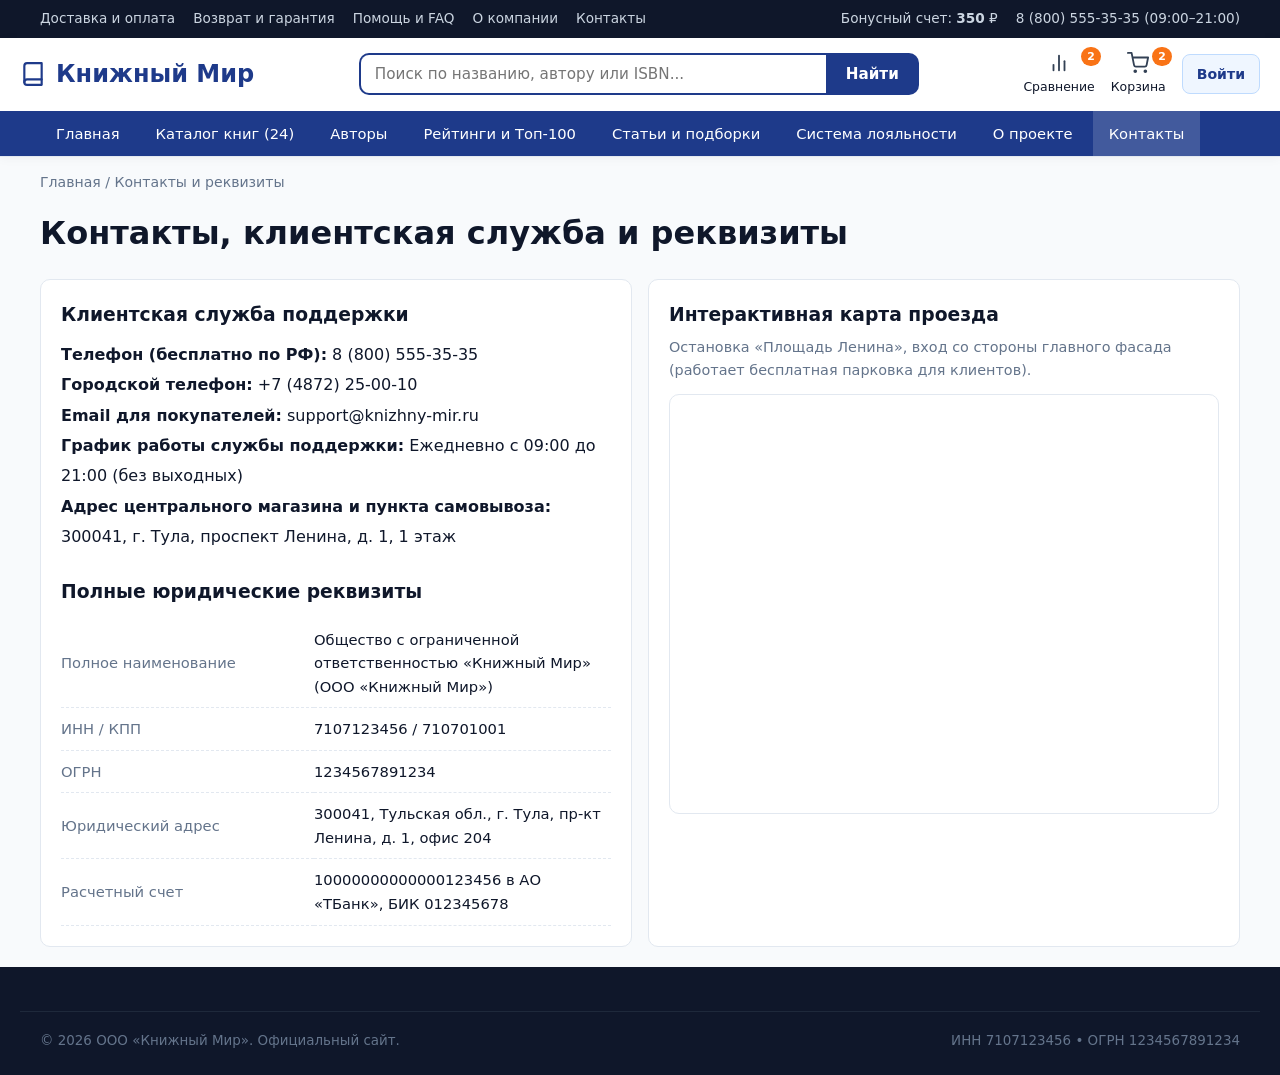
<file: contacts.html>
<!DOCTYPE html>
<html lang="ru">
<head>
    <meta charset="UTF-8">
    <meta name="viewport" content="width=device-width, initial-scale=1.0">
    <title>Контакты, реквизиты компании и схема проезда | Книжный Мир</title>
    <meta name="description" content="Контактная информация интернет-магазина Книжный Мир: телефон поддержки, график работы, юридические реквизиты ООО Книжный Мир и интерактивная карта проезда.">
    <link rel="stylesheet" href="style.css">
	
	<!-- Yandex.Metrika counter -->
<script type="text/javascript">
    (function(m,e,t,r,i,k,a){
        m[i]=m[i]||function(){(m[i].a=m[i].a||[]).push(arguments)};
        m[i].l=1*new Date();
        for (var j = 0; j < document.scripts.length; j++) {if (document.scripts[j].src === r) { return; }}
        k=e.createElement(t),a=e.getElementsByTagName(t)[0],k.async=1,k.src=r,a.parentNode.insertBefore(k,a)
    })(window, document,'script','https://mc.yandex.ru/metrika/tag.js?id=114119679', 'ym');

    ym(114119679, 'init', {ssr:true, webvisor:true, clickmap:true, ecommerce:"dataLayer", referrer: document.referrer, url: location.href, accurateTrackBounce:true, trackLinks:true});
</script>
<noscript><div><img src="https://mc.yandex.ru/watch/114119679" style="position:absolute; left:-9999px;" alt="" /></div></noscript>
<!-- /Yandex.Metrika counter -->
</head>
<body>

    <div class="top-bar">
        <div class="container top-bar-inner">
            <div class="top-links">
                <a href="delivery.html">Доставка и оплата</a>
                <a href="delivery.html#returns">Возврат и гарантия</a>
                <a href="help.html">Помощь и FAQ</a>
                <a href="about.html">О компании</a>
                <a href="contacts.html">Контакты</a>
            </div>
            <div class="top-actions">
                <a href="loyalty.html">Бонусный счет: <strong class="js-bonus-count">350</strong> ₽</a>
                <span>8 (800) 555-35-35 (09:00–21:00)</span>
            </div>
        </div>
    </div>

    <header>
        <div class="container header-main">
            <a href="index.html" class="logo">
                <svg width="26" height="26" viewBox="0 0 24 24" fill="none" stroke="currentColor" stroke-width="2" stroke-linecap="round" stroke-linejoin="round"><path d="M4 19.5A2.5 2.5 0 0 1 6.5 17H20"></path><path d="M6.5 2H20v20H6.5A2.5 2.5 0 0 1 4 19.5v-15A2.5 2.5 0 0 1 6.5 2z"></path></svg>
                <span>Книжный Мир</span>
            </a>
            
            <form class="search-box" action="catalog.html" method="get">
                <label for="contacts-search-input" style="display:none;">Поиск книги</label>
                <input type="text" id="contacts-search-input" name="q" placeholder="Поиск по названию, автору или ISBN...">
                <button type="submit">Найти</button>
            </form>

            <div class="header-icons">
                <a href="loyalty.html" class="icon-btn">
                    <svg viewBox="0 0 24 24" fill="none" stroke-width="2" stroke-linecap="round" stroke-linejoin="round"><line x1="18" y1="20" x2="18" y2="10"></line><line x1="12" y1="20" x2="12" y2="4"></line><line x1="6" y1="20" x2="6" y2="14"></line></svg>
                    <span>Сравнение</span>
                    <span class="badge js-compare-count">2</span>
                </a>
                <a href="delivery.html" class="icon-btn">
                    <svg viewBox="0 0 24 24" fill="none" stroke-width="2" stroke-linecap="round" stroke-linejoin="round"><circle cx="9" cy="21" r="1"></circle><circle cx="20" cy="21" r="1"></circle><path d="M1 1h4l2.68 13.39a2 2 0 0 0 2 1.61h9.72a2 2 0 0 0 2-1.61L23 6H6"></path></svg>
                    <span>Корзина</span>
                    <span class="badge js-cart-count">2</span>
                </a>
                <a href="login.html" class="btn-login">
                    <span>Войти</span>
                </a>
            </div>
        </div>
        <nav class="main-nav">
            <div class="container">
                <ul class="nav-list">
                    <li><a href="index.html">Главная</a></li>
                    <li><a href="catalog.html">Каталог книг (24)</a></li>
                    <li><a href="authors.html">Авторы</a></li>
                    <li><a href="ratings.html">Рейтинги и Топ-100</a></li>
                    <li><a href="articles.html">Статьи и подборки</a></li>
                    <li><a href="loyalty.html">Система лояльности</a></li>
                    <li><a href="about.html">О проекте</a></li>
                    <li><a href="contacts.html" class="active">Контакты</a></li>
                </ul>
            </div>
        </nav>
    </header>

    <main class="container">
        <div class="breadcrumbs"><a href="index.html">Главная</a> / <span>Контакты и реквизиты</span></div>

        <h1>Контакты, клиентская служба и реквизиты</h1>

        <div class="product-widgets" style="margin-top:20px;">
            <div class="card">
                <h3>Клиентская служба поддержки</h3>
                <ul style="line-height:1.9; margin:10px 0 24px;">
                    <li><strong>Телефон (бесплатно по РФ):</strong> 8 (800) 555-35-35</li>
                    <li><strong>Городской телефон:</strong> +7 (4872) 25-00-10</li>
                    <li><strong>Email для покупателей:</strong> support@knizhny-mir.ru</li>
                    <li><strong>График работы службы поддержки:</strong> Ежедневно с 09:00 до 21:00 (без выходных)</li>
                    <li><strong>Адрес центрального магазина и пункта самовывоза:</strong> 300041, г. Тула, проспект Ленина, д. 1, 1 этаж</li>
                </ul>

                <h3>Полные юридические реквизиты</h3>
                <table class="specs-table">
                    <tr><td>Полное наименование</td><td>Общество с ограниченной ответственностью «Книжный Мир» (ООО «Книжный Мир»)</td></tr>
                    <tr><td>ИНН / КПП</td><td>7107123456 / 710701001</td></tr>
                    <tr><td>ОГРН</td><td>1234567891234</td></tr>
                    <tr><td>Юридический адрес</td><td>300041, Тульская обл., г. Тула, пр-кт Ленина, д. 1, офис 204</td></tr>
                    <tr><td>Расчетный счет</td><td>10000000000000123456 в АО «ТБанк», БИК 012345678</td></tr>
                </table>
            </div>

            <div class="card">
                <h3>Интерактивная карта проезда</h3>
                <p style="font-size:0.9rem; color:var(--text-muted); margin:6px 0 12px;">Остановка «Площадь Ленина», вход со стороны главного фасада (работает бесплатная парковка для клиентов).</p>
                <div style="border-radius:var(--radius); overflow:hidden; border:1px solid var(--border); height:420px;">
                    <iframe 
                        src="https://www.openstreetmap.org/export/embed.html?bbox=37.605%2C54.188%2C37.628%2C54.198&amp;layer=mapnik&amp;marker=54.1931%2C37.6173" 
                        style="width:100%; height:100%; border:0;" 
                        loading="lazy"
                        title="Карта проезда Книжный Мир">
                    </iframe>
                </div>
            </div>
        </div>
    </main>

    <footer>
        <div class="container footer-bottom">
            <span>© 2026 ООО «Книжный Мир». Официальный сайт.</span>
            <span>ИНН 7107123456 • ОГРН 1234567891234</span>
        </div>
    </footer>

    <script src="script.js"></script>
</body>
</html>
</file>
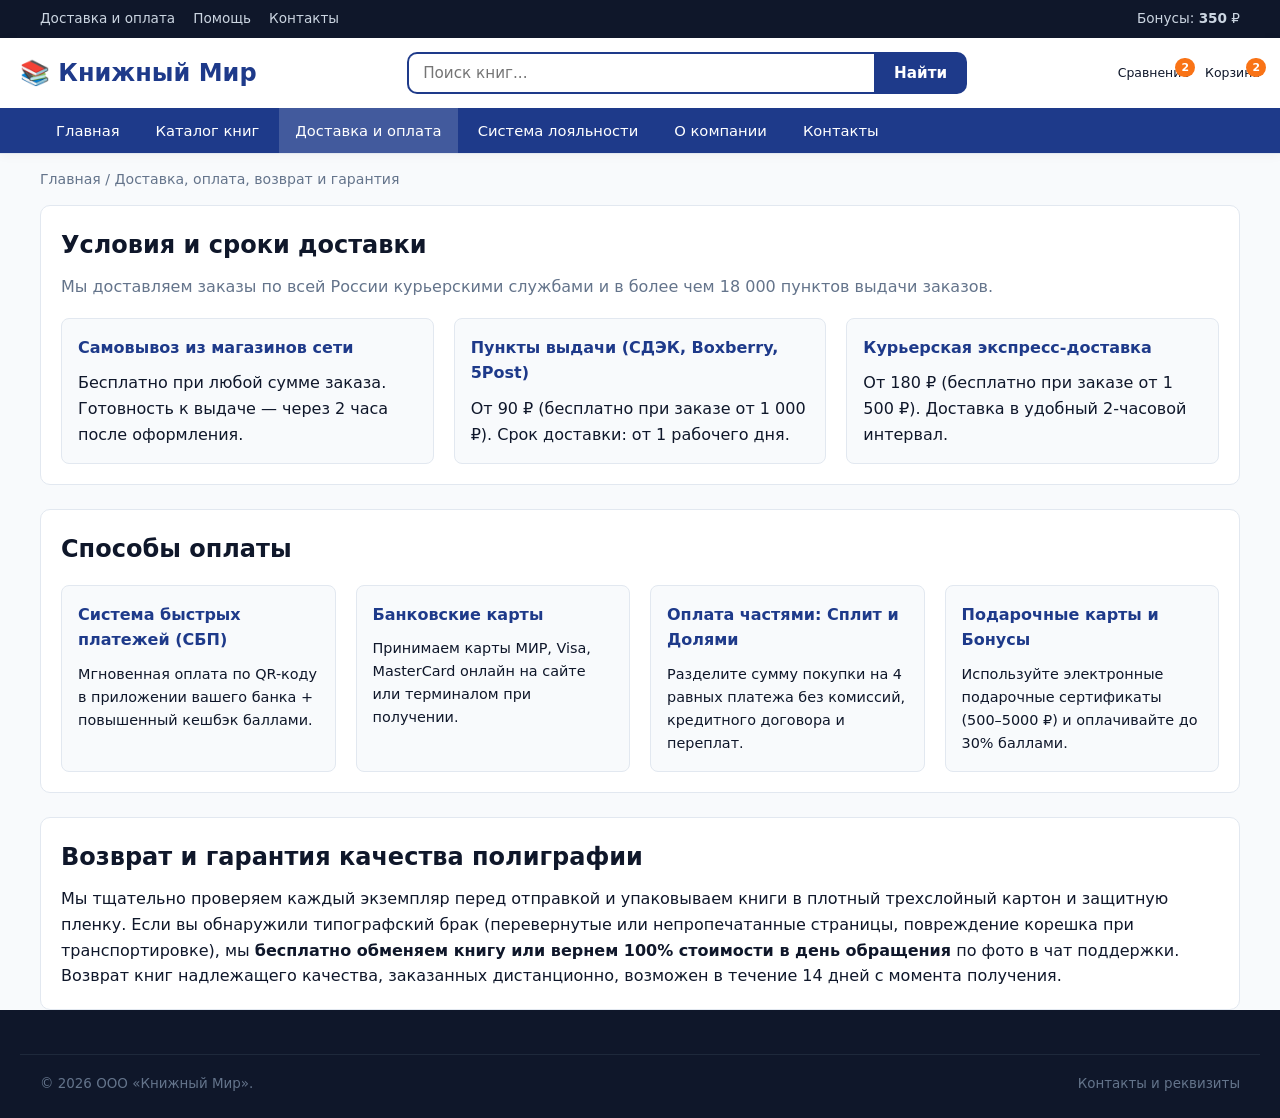
<file: delivery.html>
<!DOCTYPE html>
<html lang="ru">
<head>
    <meta charset="UTF-8">
    <meta name="viewport" content="width=device-width, initial-scale=1.0">
    <title>Доставка, способы оплаты (СБП, Долями) и возврат товара | Книжный Мир</title>
    <meta name="description" content="Условия курьерской доставки и самовывоза. Оплата через СБП, банковскими картами, сервисами Сплит и Долями, подарочными сертификатами. Правила возврата и гарантии.">
    <link rel="stylesheet" href="style.css">
	
	<!-- Yandex.Metrika counter -->
<script type="text/javascript">
    (function(m,e,t,r,i,k,a){
        m[i]=m[i]||function(){(m[i].a=m[i].a||[]).push(arguments)};
        m[i].l=1*new Date();
        for (var j = 0; j < document.scripts.length; j++) {if (document.scripts[j].src === r) { return; }}
        k=e.createElement(t),a=e.getElementsByTagName(t)[0],k.async=1,k.src=r,a.parentNode.insertBefore(k,a)
    })(window, document,'script','https://mc.yandex.ru/metrika/tag.js?id=114119679', 'ym');

    ym(114119679, 'init', {ssr:true, webvisor:true, clickmap:true, ecommerce:"dataLayer", referrer: document.referrer, url: location.href, accurateTrackBounce:true, trackLinks:true});
</script>
<noscript><div><img src="https://mc.yandex.ru/watch/114119679" style="position:absolute; left:-9999px;" alt="" /></div></noscript>
<!-- /Yandex.Metrika counter -->
</head>
<body>

    <div class="top-bar">
        <div class="container top-bar-inner">
            <div class="top-links">
                <a href="delivery.html">Доставка и оплата</a>
                <a href="help.html">Помощь</a>
                <a href="contacts.html">Контакты</a>
            </div>
            <div class="top-actions">
                <a href="loyalty.html">Бонусы: <strong class="js-bonus-count">350</strong> ₽</a>
            </div>
        </div>
    </div>

    <header>
        <div class="container header-main">
            <a href="index.html" class="logo">📚 Книжный Мир</a>
            <form class="search-box" action="catalog.html">
                <input type="text" placeholder="Поиск книг...">
                <button type="submit">Найти</button>
            </form>
            <div class="header-icons">
                <a href="loyalty.html" class="icon-btn"><span>Сравнение</span><span class="badge js-compare-count">2</span></a>
                <a href="delivery.html" class="icon-btn"><span>Корзина</span><span class="badge js-cart-count">2</span></a>
            </div>
        </div>
        <nav class="main-nav">
            <div class="container">
                <ul class="nav-list">
                    <li><a href="index.html">Главная</a></li>
                    <li><a href="catalog.html">Каталог книг</a></li>
                    <li><a href="delivery.html" class="active">Доставка и оплата</a></li>
                    <li><a href="loyalty.html">Система лояльности</a></li>
                    <li><a href="about.html">О компании</a></li>
                    <li><a href="contacts.html">Контакты</a></li>
                </ul>
            </div>
        </nav>
    </header>

    <main class="container">
        <div class="breadcrumbs"><a href="index.html">Главная</a> / <span>Доставка, оплата, возврат и гарантия</span></div>

        <section class="card" style="margin-bottom:24px;">
            <h1>Условия и сроки доставки</h1>
            <p style="color:var(--text-muted); margin:10px 0 18px;">Мы доставляем заказы по всей России курьерскими службами и в более чем 18 000 пунктов выдачи заказов.</p>
            <div class="grid-3">
                <div class="widget-box">
                    <h4>Самовывоз из магазинов сети</h4>
                    <p>Бесплатно при любой сумме заказа. Готовность к выдаче — через 2 часа после оформления.</p>
                </div>
                <div class="widget-box">
                    <h4>Пункты выдачи (СДЭК, Boxberry, 5Post)</h4>
                    <p>От 90 ₽ (бесплатно при заказе от 1 000 ₽). Срок доставки: от 1 рабочего дня.</p>
                </div>
                <div class="widget-box">
                    <h4>Курьерская экспресс-доставка</h4>
                    <p>От 180 ₽ (бесплатно при заказе от 1 500 ₽). Доставка в удобный 2-часовой интервал.</p>
                </div>
            </div>
        </section>

        <section id="payment" class="card" style="margin-bottom:24px;">
            <h2>Способы оплаты</h2>
            <div class="grid-4" style="margin-top:16px;">
                <div class="widget-box">
                    <h4>Система быстрых платежей (СБП)</h4>
                    <p style="font-size:0.9rem;">Мгновенная оплата по QR-коду в приложении вашего банка + повышенный кешбэк баллами.</p>
                </div>
                <div class="widget-box">
                    <h4>Банковские карты</h4>
                    <p style="font-size:0.9rem;">Принимаем карты МИР, Visa, MasterCard онлайн на сайте или терминалом при получении.</p>
                </div>
                <div class="widget-box">
                    <h4>Оплата частями: Сплит и Долями</h4>
                    <p style="font-size:0.9rem;">Разделите сумму покупки на 4 равных платежа без комиссий, кредитного договора и переплат.</p>
                </div>
                <div class="widget-box">
                    <h4>Подарочные карты и Бонусы</h4>
                    <p style="font-size:0.9rem;">Используйте электронные подарочные сертификаты (500–5000 ₽) и оплачивайте до 30% баллами.</p>
                </div>
            </div>
        </section>

        <section id="returns" class="card">
            <h2>Возврат и гарантия качества полиграфии</h2>
            <p style="margin-top:10px;">
                Мы тщательно проверяем каждый экземпляр перед отправкой и упаковываем книги в плотный трехслойный картон и защитную пленку. Если вы обнаружили типографский брак (перевернутые или непропечатанные страницы, повреждение корешка при транспортировке), мы <strong>бесплатно обменяем книгу или вернем 100% стоимости в день обращения</strong> по фото в чат поддержки. Возврат книг надлежащего качества, заказанных дистанционно, возможен в течение 14 дней с момента получения.
            </p>
        </section>
    </main>

    <footer>
        <div class="container footer-bottom">
            <span>© 2026 ООО «Книжный Мир».</span>
            <a href="contacts.html">Контакты и реквизиты</a>
        </div>
    </footer>

    <script src="script.js"></script>
</body>
</html>
</file>
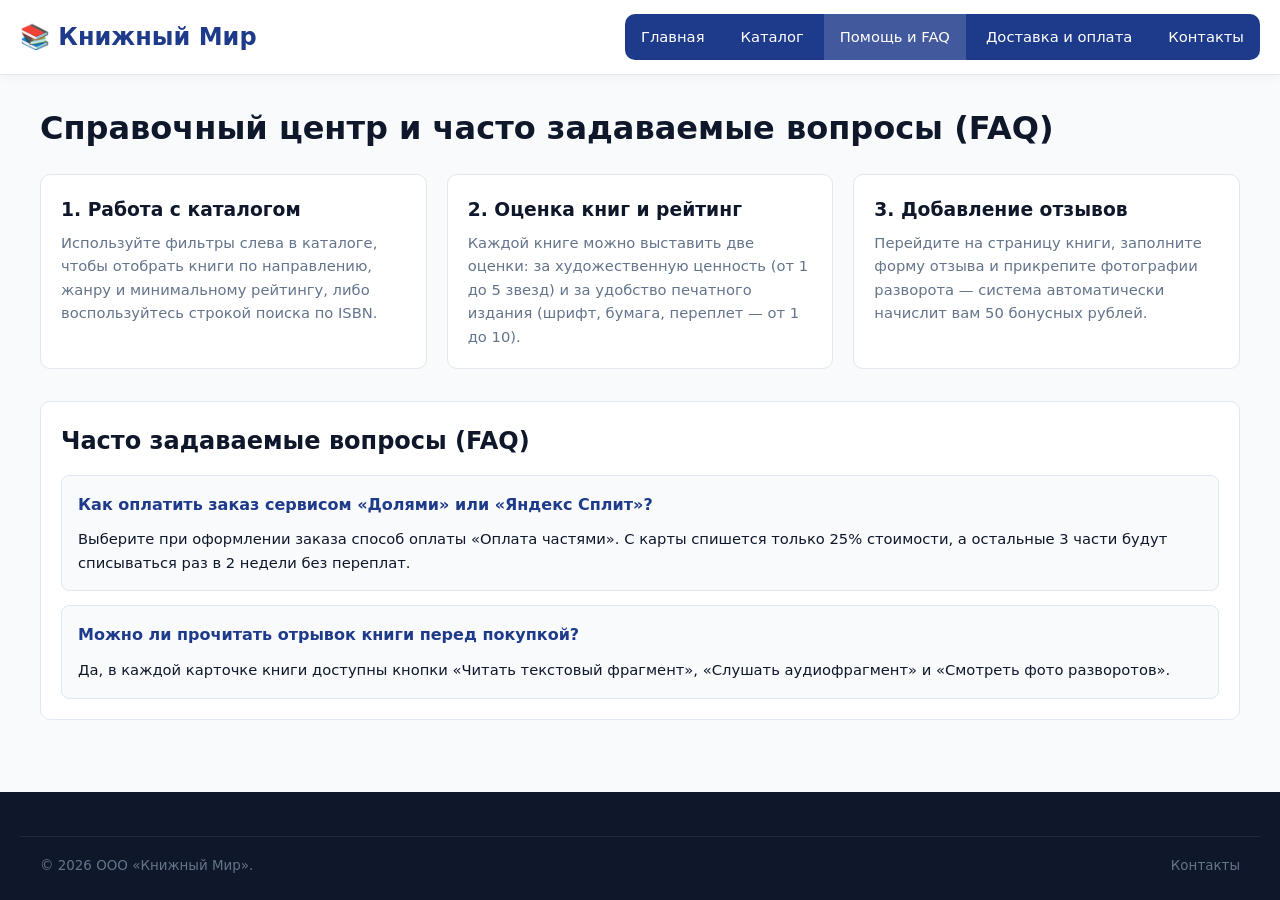
<file: help.html>
<!DOCTYPE html>
<html lang="ru">
<head>
    <meta charset="UTF-8">
    <meta name="viewport" content="width=device-width, initial-scale=1.0">
    <title>Помощь покупателям и Часто задаваемые вопросы (FAQ) | Книжный Мир</title>
    <meta name="description" content="Инструкция по работе с каталогом, как поставить оценку книге, как написать отзыв и получить бонусы, ответы на частые вопросы (FAQ).">
    <link rel="stylesheet" href="style.css">
	
	<!-- Yandex.Metrika counter -->
<script type="text/javascript">
    (function(m,e,t,r,i,k,a){
        m[i]=m[i]||function(){(m[i].a=m[i].a||[]).push(arguments)};
        m[i].l=1*new Date();
        for (var j = 0; j < document.scripts.length; j++) {if (document.scripts[j].src === r) { return; }}
        k=e.createElement(t),a=e.getElementsByTagName(t)[0],k.async=1,k.src=r,a.parentNode.insertBefore(k,a)
    })(window, document,'script','https://mc.yandex.ru/metrika/tag.js?id=114119679', 'ym');

    ym(114119679, 'init', {ssr:true, webvisor:true, clickmap:true, ecommerce:"dataLayer", referrer: document.referrer, url: location.href, accurateTrackBounce:true, trackLinks:true});
</script>
<noscript><div><img src="https://mc.yandex.ru/watch/114119679" style="position:absolute; left:-9999px;" alt="" /></div></noscript>
<!-- /Yandex.Metrika counter -->
</head>
<body>
    <header>
        <div class="container header-main">
            <a href="index.html" class="logo">📚 Книжный Мир</a>
            <nav class="main-nav" style="border-radius:var(--radius);">
                <ul class="nav-list">
                    <li><a href="index.html">Главная</a></li>
                    <li><a href="catalog.html">Каталог</a></li>
                    <li><a href="help.html" class="active">Помощь и FAQ</a></li>
                    <li><a href="delivery.html">Доставка и оплата</a></li>
                    <li><a href="contacts.html">Контакты</a></li>
                </ul>
            </nav>
        </div>
    </header>

    <main class="container" style="margin-top:28px;">
        <h1>Справочный центр и часто задаваемые вопросы (FAQ)</h1>
        <div class="grid-3" style="margin:20px 0 32px;">
            <div class="card">
                <h3>1. Работа с каталогом</h3>
                <p style="font-size:0.92rem; color:var(--text-muted); margin-top:6px;">Используйте фильтры слева в каталоге, чтобы отобрать книги по направлению, жанру и минимальному рейтингу, либо воспользуйтесь строкой поиска по ISBN.</p>
            </div>
            <div class="card">
                <h3>2. Оценка книг и рейтинг</h3>
                <p style="font-size:0.92rem; color:var(--text-muted); margin-top:6px;">Каждой книге можно выставить две оценки: за художественную ценность (от 1 до 5 звезд) и за удобство печатного издания (шрифт, бумага, переплет — от 1 до 10).</p>
            </div>
            <div class="card">
                <h3>3. Добавление отзывов</h3>
                <p style="font-size:0.92rem; color:var(--text-muted); margin-top:6px;">Перейдите на страницу книги, заполните форму отзыва и прикрепите фотографии разворота — система автоматически начислит вам 50 бонусных рублей.</p>
            </div>
        </div>

        <div class="card">
            <h2>Часто задаваемые вопросы (FAQ)</h2>
            <div style="margin-top:14px; display:grid; gap:14px;">
                <div class="widget-box">
                    <h4>Как оплатить заказ сервисом «Долями» или «Яндекс Сплит»?</h4>
                    <p style="font-size:0.92rem;">Выберите при оформлении заказа способ оплаты «Оплата частями». С карты спишется только 25% стоимости, а остальные 3 части будут списываться раз в 2 недели без переплат.</p>
                </div>
                <div class="widget-box">
                    <h4>Можно ли прочитать отрывок книги перед покупкой?</h4>
                    <p style="font-size:0.92rem;">Да, в каждой карточке книги доступны кнопки «Читать текстовый фрагмент», «Слушать аудиофрагмент» и «Смотреть фото разворотов».</p>
                </div>
            </div>
        </div>
    </main>

    <footer><div class="container footer-bottom"><span>© 2026 ООО «Книжный Мир».</span><a href="contacts.html">Контакты</a></div></footer>
</body>
</html>
</file>
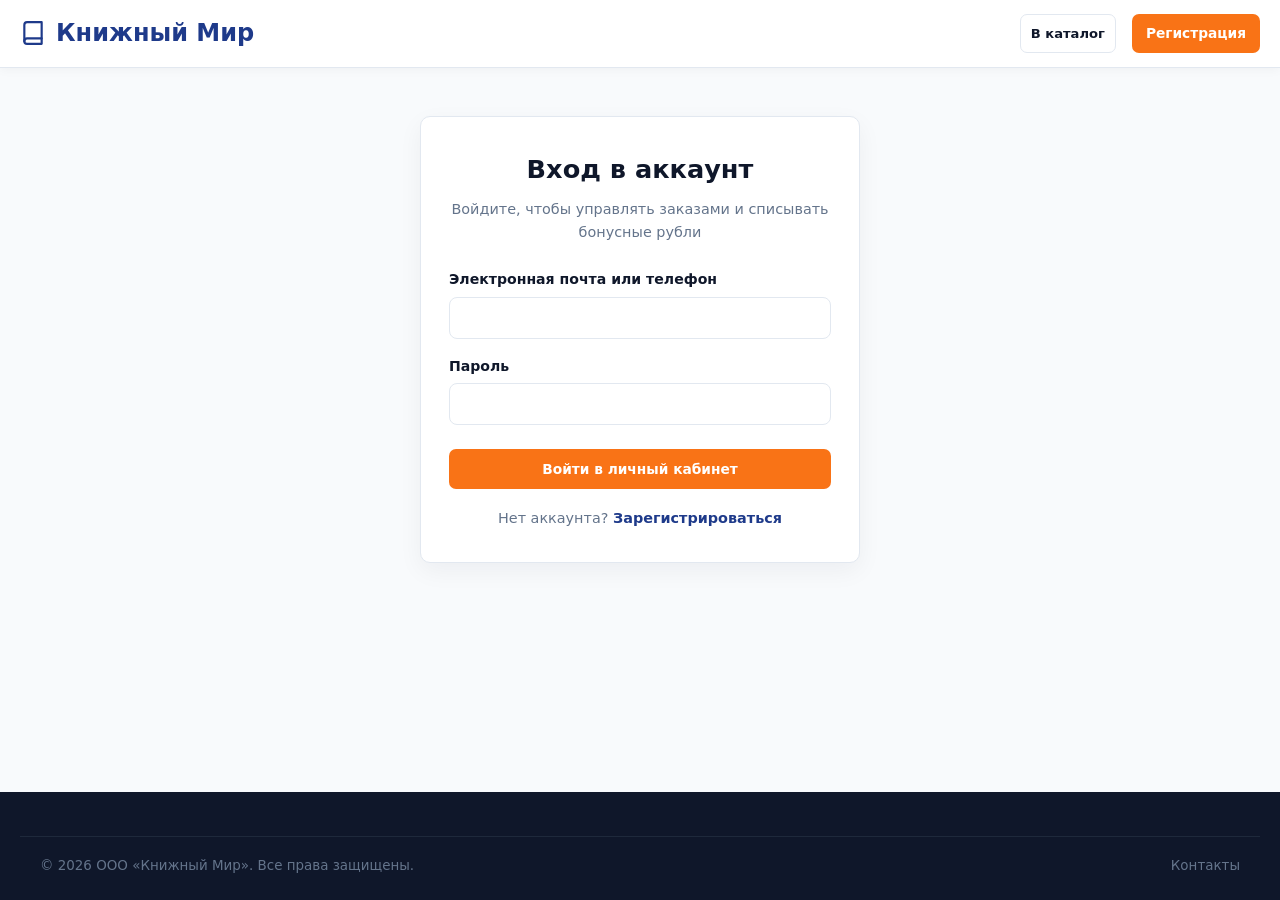
<file: login.html>
<!DOCTYPE html>
<html lang="ru">
<head>
    <meta charset="UTF-8">
    <meta name="viewport" content="width=device-width, initial-scale=1.0">
    <title>Вход в личный кабинет | Книжный Мир</title>
    <link rel="stylesheet" href="style.css">
	
	<!-- Yandex.Metrika counter -->
<script type="text/javascript">
    (function(m,e,t,r,i,k,a){
        m[i]=m[i]||function(){(m[i].a=m[i].a||[]).push(arguments)};
        m[i].l=1*new Date();
        for (var j = 0; j < document.scripts.length; j++) {if (document.scripts[j].src === r) { return; }}
        k=e.createElement(t),a=e.getElementsByTagName(t)[0],k.async=1,k.src=r,a.parentNode.insertBefore(k,a)
    })(window, document,'script','https://mc.yandex.ru/metrika/tag.js?id=114119679', 'ym');

    ym(114119679, 'init', {ssr:true, webvisor:true, clickmap:true, ecommerce:"dataLayer", referrer: document.referrer, url: location.href, accurateTrackBounce:true, trackLinks:true});
</script>
<noscript><div><img src="https://mc.yandex.ru/watch/114119679" style="position:absolute; left:-9999px;" alt="" /></div></noscript>
<!-- /Yandex.Metrika counter -->
</head>
<body>

    <header>
        <div class="container header-main">
            <a href="index.html" class="logo">
                <svg width="26" height="26" viewBox="0 0 24 24" fill="none" stroke="currentColor" stroke-width="2" stroke-linecap="round" stroke-linejoin="round"><path d="M4 19.5A2.5 2.5 0 0 1 6.5 17H20"></path><path d="M6.5 2H20v20H6.5A2.5 2.5 0 0 1 4 19.5v-15A2.5 2.5 0 0 1 6.5 2z"></path></svg>
                <span>Книжный Мир</span>
            </a>
            <div class="header-icons">
                <a href="catalog.html" class="btn-outline">В каталог</a>
                <a href="register.html" class="btn btn-primary">Регистрация</a>
            </div>
        </div>
    </header>

    <main class="container">
        <div class="auth-card">
            <h1>Вход в аккаунт</h1>
            <p class="auth-sub">Войдите, чтобы управлять заказами и списывать бонусные рубли</p>
            <form onsubmit="event.preventDefault(); alert('Вы успешно вошли в личный кабинет!'); window.location.href='index.html';">
                <div class="form-field">
                    <label for="login-email">Электронная почта или телефон</label>
                    <input type="text" id="login-email">
                </div>
                <div class="form-field">
                    <label for="login-pass">Пароль</label>
                    <input type="password" id="login-pass">
                </div>
                <button type="submit" class="btn btn-primary" style="width:100%; padding:12px; margin-top:8px;">Войти в личный кабинет</button>
            </form>
            <p style="text-align:center; margin-top:18px; font-size:0.9rem; color:var(--text-muted);">
                Нет аккаунта? <a href="register.html" style="color:var(--primary); font-weight:600;">Зарегистрироваться</a>
            </p>
        </div>
    </main>

    <footer>
        <div class="container footer-bottom">
            <span>© 2026 ООО «Книжный Мир». Все права защищены.</span>
            <a href="contacts.html">Контакты</a>
        </div>
    </footer>

</body>
</html>
</file>
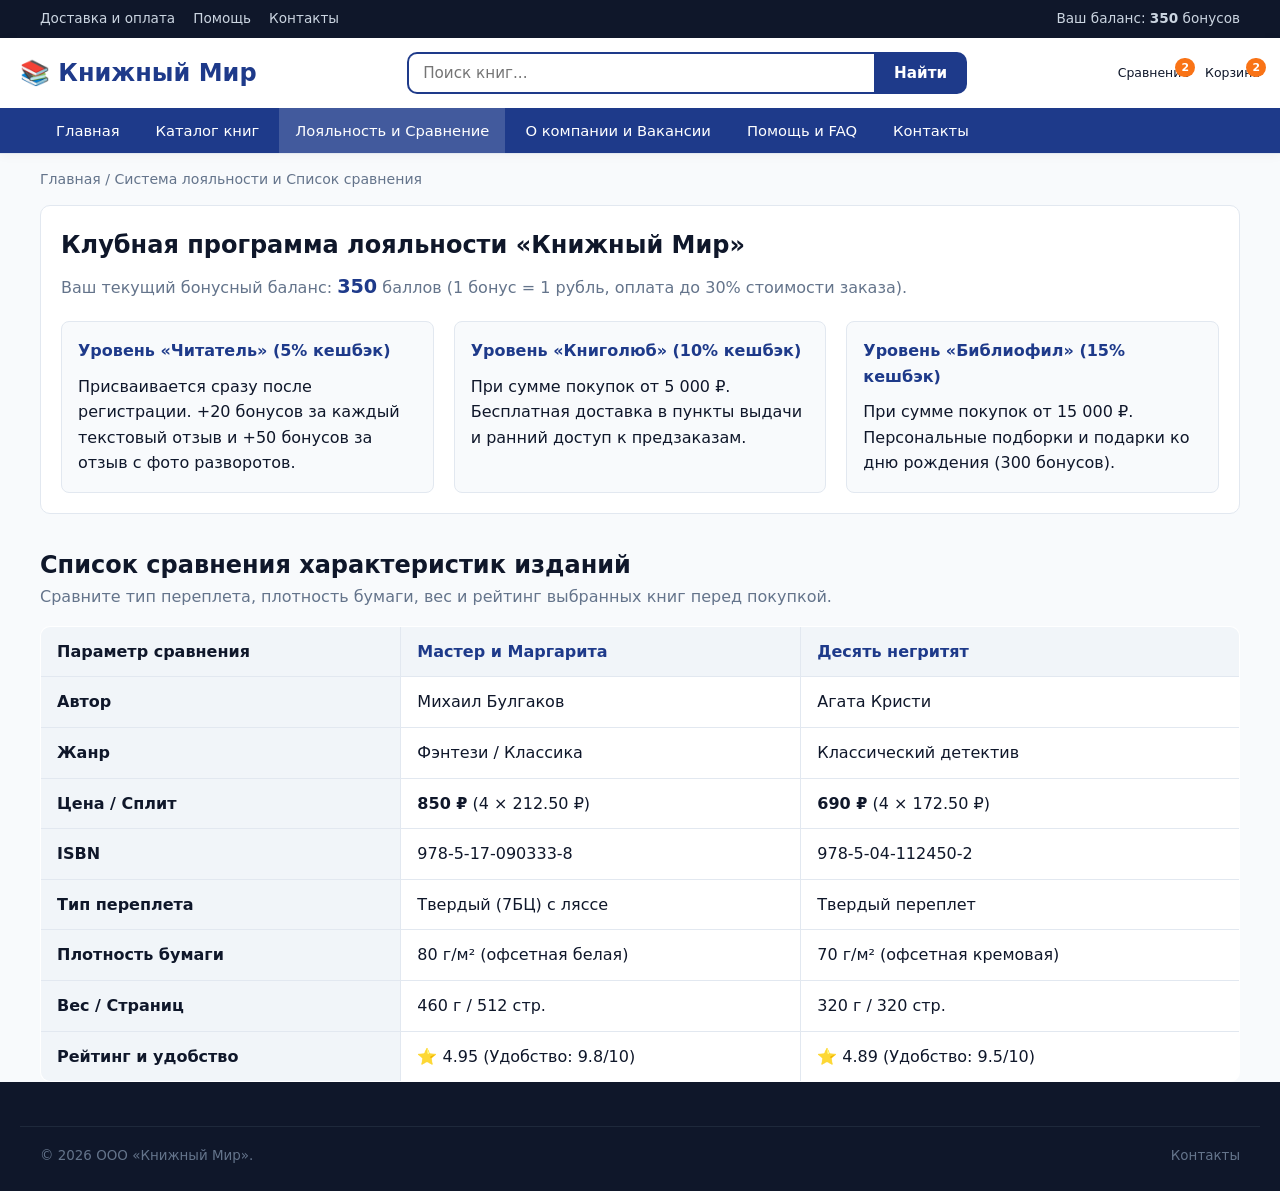
<file: loyalty.html>
<!DOCTYPE html>
<html lang="ru">
<head>
    <meta charset="UTF-8">
    <meta name="viewport" content="width=device-width, initial-scale=1.0">
    <title>Система лояльности, бонусы за отзывы и список сравнения книг | Книжный Мир</title>
    <meta name="description" content="Накопительная скидка до 15%, начисление бонусов за отзывы с фото и детальное сравнение характеристик изданий.">
    <link rel="stylesheet" href="style.css">
	
	<!-- Yandex.Metrika counter -->
<script type="text/javascript">
    (function(m,e,t,r,i,k,a){
        m[i]=m[i]||function(){(m[i].a=m[i].a||[]).push(arguments)};
        m[i].l=1*new Date();
        for (var j = 0; j < document.scripts.length; j++) {if (document.scripts[j].src === r) { return; }}
        k=e.createElement(t),a=e.getElementsByTagName(t)[0],k.async=1,k.src=r,a.parentNode.insertBefore(k,a)
    })(window, document,'script','https://mc.yandex.ru/metrika/tag.js?id=114119679', 'ym');

    ym(114119679, 'init', {ssr:true, webvisor:true, clickmap:true, ecommerce:"dataLayer", referrer: document.referrer, url: location.href, accurateTrackBounce:true, trackLinks:true});
</script>
<noscript><div><img src="https://mc.yandex.ru/watch/114119679" style="position:absolute; left:-9999px;" alt="" /></div></noscript>
<!-- /Yandex.Metrika counter -->
</head>
<body>

    <div class="top-bar">
        <div class="container top-bar-inner">
            <div class="top-links">
                <a href="delivery.html">Доставка и оплата</a>
                <a href="help.html">Помощь</a>
                <a href="contacts.html">Контакты</a>
            </div>
            <div class="top-actions">
                <a href="loyalty.html">Ваш баланс: <strong class="js-bonus-count">350</strong> бонусов</a>
            </div>
        </div>
    </div>

    <header>
        <div class="container header-main">
            <a href="index.html" class="logo">📚 Книжный Мир</a>
            <form class="search-box" action="catalog.html">
                <input type="text" placeholder="Поиск книг...">
                <button type="submit">Найти</button>
            </form>
            <div class="header-icons">
                <a href="loyalty.html" class="icon-btn"><span>Сравнение</span><span class="badge js-compare-count">2</span></a>
                <a href="delivery.html" class="icon-btn"><span>Корзина</span><span class="badge js-cart-count">2</span></a>
            </div>
        </div>
        <nav class="main-nav">
            <div class="container">
                <ul class="nav-list">
                    <li><a href="index.html">Главная</a></li>
                    <li><a href="catalog.html">Каталог книг</a></li>
                    <li><a href="loyalty.html" class="active">Лояльность и Сравнение</a></li>
                    <li><a href="about.html">О компании и Вакансии</a></li>
                    <li><a href="help.html">Помощь и FAQ</a></li>
                    <li><a href="contacts.html">Контакты</a></li>
                </ul>
            </div>
        </nav>
    </header>

    <main class="container">
        <div class="breadcrumbs"><a href="index.html">Главная</a> / <span>Система лояльности и Список сравнения</span></div>

        <section class="card" style="margin-bottom:32px;">
            <h1>Клубная программа лояльности «Книжный Мир»</h1>
            <p style="color:var(--text-muted); margin:8px 0 18px;">Ваш текущий бонусный баланс: <strong class="js-bonus-count" style="color:var(--primary); font-size:1.2rem;">350</strong> баллов (1 бонус = 1 рубль, оплата до 30% стоимости заказа).</p>
            <div class="grid-3">
                <div class="widget-box">
                    <h4>Уровень «Читатель» (5% кешбэк)</h4>
                    <p>Присваивается сразу после регистрации. +20 бонусов за каждый текстовый отзыв и +50 бонусов за отзыв с фото разворотов.</p>
                </div>
                <div class="widget-box">
                    <h4>Уровень «Книголюб» (10% кешбэк)</h4>
                    <p>При сумме покупок от 5 000 ₽. Бесплатная доставка в пункты выдачи и ранний доступ к предзаказам.</p>
                </div>
                <div class="widget-box">
                    <h4>Уровень «Библиофил» (15% кешбэк)</h4>
                    <p>При сумме покупок от 15 000 ₽. Персональные подборки и подарки ко дню рождения (300 бонусов).</p>
                </div>
            </div>
        </section>

        <section>
            <h2>Список сравнения характеристик изданий</h2>
            <p style="color:var(--text-muted); margin-bottom:16px;">Сравните тип переплета, плотность бумаги, вес и рейтинг выбранных книг перед покупкой.</p>

            <table class="compare-table">
                <thead>
                    <tr>
                        <th>Параметр сравнения</th>
                        <th><a href="book.html" style="color:var(--primary);">Мастер и Маргарита</a></th>
                        <th><a href="book.html" style="color:var(--primary);">Десять негритят</a></th>
                    </tr>
                </thead>
                <tbody>
                    <tr><th>Автор</th><td>Михаил Булгаков</td><td>Агата Кристи</td></tr>
                    <tr><th>Жанр</th><td>Фэнтези / Классика</td><td>Классический детектив</td></tr>
                    <tr><th>Цена / Сплит</th><td><strong>850 ₽</strong> (4 × 212.50 ₽)</td><td><strong>690 ₽</strong> (4 × 172.50 ₽)</td></tr>
                    <tr><th>ISBN</th><td>978-5-17-090333-8</td><td>978-5-04-112450-2</td></tr>
                    <tr><th>Тип переплета</th><td>Твердый (7БЦ) с ляссе</td><td>Твердый переплет</td></tr>
                    <tr><th>Плотность бумаги</th><td>80 г/м² (офсетная белая)</td><td>70 г/м² (офсетная кремовая)</td></tr>
                    <tr><th>Вес / Страниц</th><td>460 г / 512 стр.</td><td>320 г / 320 стр.</td></tr>
                    <tr><th>Рейтинг и удобство</th><td>⭐ 4.95 (Удобство: 9.8/10)</td><td>⭐ 4.89 (Удобство: 9.5/10)</td></tr>
                </tbody>
            </table>
        </section>
    </main>

    <footer>
        <div class="container footer-bottom">
            <span>© 2026 ООО «Книжный Мир».</span>
            <a href="contacts.html">Контакты</a>
        </div>
    </footer>

    <script src="script.js"></script>
</body>
</html>
</file>
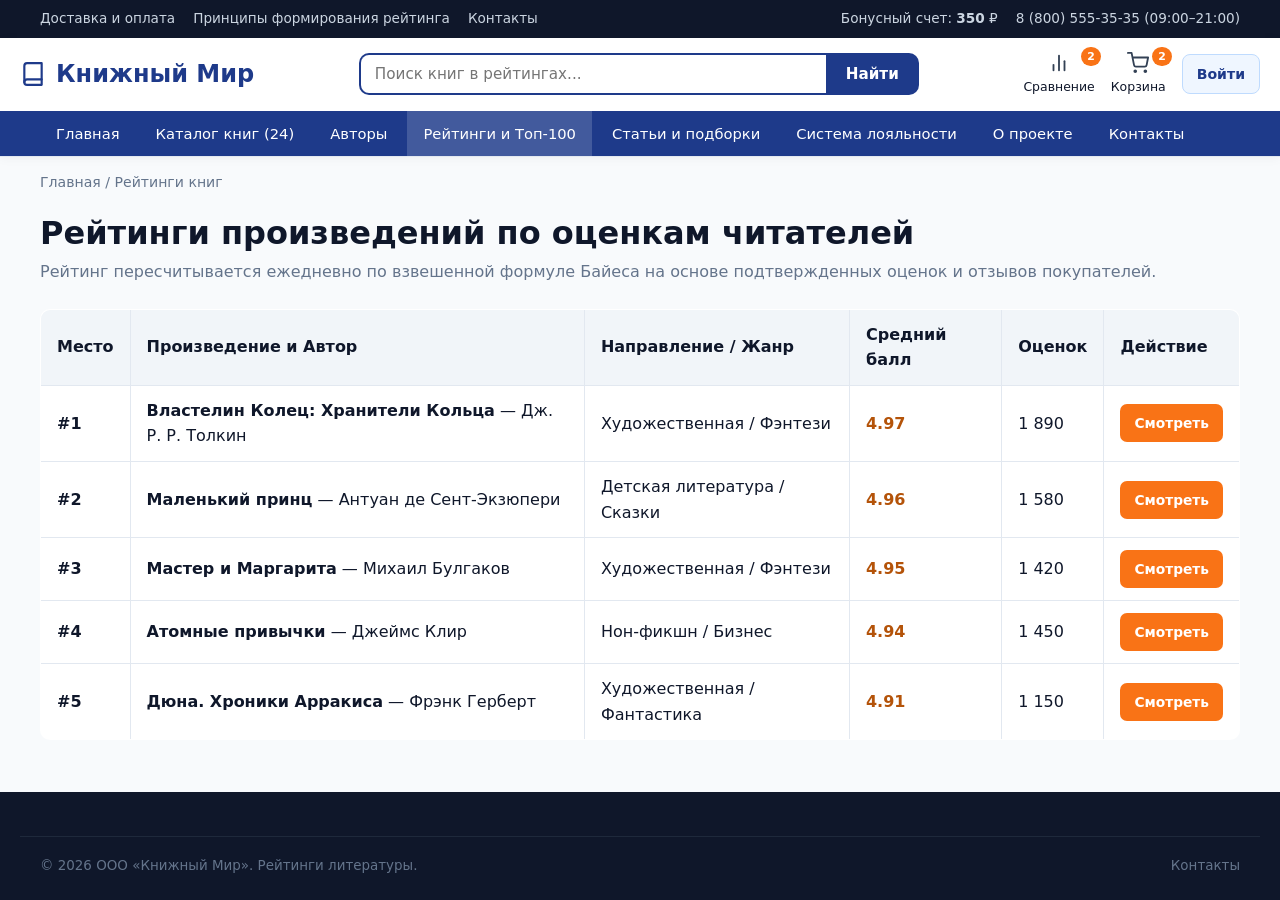
<file: ratings.html>
<!DOCTYPE html>
<html lang="ru">
<head>
    <meta charset="UTF-8">
    <meta name="viewport" content="width=device-width, initial-scale=1.0">
    <title>Рейтинги книг — Топ-100 лучших, популярных и высокооцененных произведений | Книжный Мир</title>
    <meta name="description" content="Рейтинги лучших книг по оценкам читателей: самые популярные книги, произведения с высоким рейтингом и лидеры отдельных жанров.">
    <link rel="stylesheet" href="style.css">
	
	<!-- Yandex.Metrika counter -->
<script type="text/javascript">
    (function(m,e,t,r,i,k,a){
        m[i]=m[i]||function(){(m[i].a=m[i].a||[]).push(arguments)};
        m[i].l=1*new Date();
        for (var j = 0; j < document.scripts.length; j++) {if (document.scripts[j].src === r) { return; }}
        k=e.createElement(t),a=e.getElementsByTagName(t)[0],k.async=1,k.src=r,a.parentNode.insertBefore(k,a)
    })(window, document,'script','https://mc.yandex.ru/metrika/tag.js?id=114119679', 'ym');

    ym(114119679, 'init', {ssr:true, webvisor:true, clickmap:true, ecommerce:"dataLayer", referrer: document.referrer, url: location.href, accurateTrackBounce:true, trackLinks:true});
</script>
<noscript><div><img src="https://mc.yandex.ru/watch/114119679" style="position:absolute; left:-9999px;" alt="" /></div></noscript>
<!-- /Yandex.Metrika counter -->
</head>
<body>

    <div class="top-bar">
        <div class="container top-bar-inner">
            <div class="top-links">
                <a href="delivery.html">Доставка и оплата</a>
                <a href="help.html">Принципы формирования рейтинга</a>
                <a href="contacts.html">Контакты</a>
            </div>
            <div class="top-actions">
                <a href="loyalty.html">Бонусный счет: <strong class="js-bonus-count">350</strong> ₽</a>
                <span>8 (800) 555-35-35 (09:00–21:00)</span>
            </div>
        </div>
    </div>

    <header>
        <div class="container header-main">
            <a href="index.html" class="logo">
                <svg width="26" height="26" viewBox="0 0 24 24" fill="none" stroke="currentColor" stroke-width="2" stroke-linecap="round" stroke-linejoin="round"><path d="M4 19.5A2.5 2.5 0 0 1 6.5 17H20"></path><path d="M6.5 2H20v20H6.5A2.5 2.5 0 0 1 4 19.5v-15A2.5 2.5 0 0 1 6.5 2z"></path></svg>
                <span>Книжный Мир</span>
            </a>
            <form class="search-box" action="catalog.html" method="get">
                <label for="ratings-search-input" style="display:none;">Поиск книг в рейтингах</label>
                <input type="text" id="ratings-search-input" name="q" placeholder="Поиск книг в рейтингах...">
                <button type="submit">Найти</button>
            </form>
            <div class="header-icons">
                <a href="loyalty.html" class="icon-btn">
                    <svg viewBox="0 0 24 24" fill="none" stroke-width="2" stroke-linecap="round" stroke-linejoin="round"><line x1="18" y1="20" x2="18" y2="10"></line><line x1="12" y1="20" x2="12" y2="4"></line><line x1="6" y1="20" x2="6" y2="14"></line></svg>
                    <span>Сравнение</span>
                    <span class="badge js-compare-count">2</span>
                </a>
                <a href="delivery.html" class="icon-btn">
                    <svg viewBox="0 0 24 24" fill="none" stroke-width="2" stroke-linecap="round" stroke-linejoin="round"><circle cx="9" cy="21" r="1"></circle><circle cx="20" cy="21" r="1"></circle><path d="M1 1h4l2.68 13.39a2 2 0 0 0 2 1.61h9.72a2 2 0 0 0 2-1.61L23 6H6"></path></svg>
                    <span>Корзина</span>
                    <span class="badge js-cart-count">2</span>
                </a>
                <a href="login.html" class="btn-login"><span>Войти</span></a>
            </div>
        </div>
        <nav class="main-nav">
            <div class="container">
                <ul class="nav-list">
                    <li><a href="index.html">Главная</a></li>
                    <li><a href="catalog.html">Каталог книг (24)</a></li>
                    <li><a href="authors.html">Авторы</a></li>
                    <li><a href="ratings.html" class="active">Рейтинги и Топ-100</a></li>
                    <li><a href="articles.html">Статьи и подборки</a></li>
                    <li><a href="loyalty.html">Система лояльности</a></li>
                    <li><a href="about.html">О проекте</a></li>
                    <li><a href="contacts.html">Контакты</a></li>
                </ul>
            </div>
        </nav>
    </header>

    <main class="container">
        <div class="breadcrumbs"><a href="index.html">Главная</a> / <span>Рейтинги книг</span></div>

        <h1>Рейтинги произведений по оценкам читателей</h1>
        <p style="color:var(--text-muted); margin-bottom:24px;">Рейтинг пересчитывается ежедневно по взвешенной формуле Байеса на основе подтвержденных оценок и отзывов покупателей.</p>

        <div style="overflow-x:auto;">
            <table class="compare-table">
                <thead>
                    <tr>
                        <th style="width:70px;">Место</th>
                        <th>Произведение и Автор</th>
                        <th>Направление / Жанр</th>
                        <th>Средний балл</th>
                        <th>Оценок</th>
                        <th>Действие</th>
                    </tr>
                </thead>
                <tbody>
                    <tr>
                        <td><strong>#1</strong></td>
                        <td><a href="book.html?id=lord-of-the-rings" class="book-title" style="display:inline; min-height:0;">Властелин Колец: Хранители Кольца</a> — Дж. Р. Р. Толкин</td>
                        <td>Художественная / Фэнтези</td>
                        <td style="color:#b45309; font-weight:700;">4.97</td>
                        <td>1 890</td>
                        <td><a href="book.html?id=lord-of-the-rings" class="btn btn-primary">Смотреть</a></td>
                    </tr>
                    <tr>
                        <td><strong>#2</strong></td>
                        <td><a href="book.html?id=little-prince" class="book-title" style="display:inline; min-height:0;">Маленький принц</a> — Антуан де Сент-Экзюпери</td>
                        <td>Детская литература / Сказки</td>
                        <td style="color:#b45309; font-weight:700;">4.96</td>
                        <td>1 580</td>
                        <td><a href="book.html?id=little-prince" class="btn btn-primary">Смотреть</a></td>
                    </tr>
                    <tr>
                        <td><strong>#3</strong></td>
                        <td><a href="book.html?id=master-i-margarita" class="book-title" style="display:inline; min-height:0;">Мастер и Маргарита</a> — Михаил Булгаков</td>
                        <td>Художественная / Фэнтези</td>
                        <td style="color:#b45309; font-weight:700;">4.95</td>
                        <td>1 420</td>
                        <td><a href="book.html?id=master-i-margarita" class="btn btn-primary">Смотреть</a></td>
                    </tr>
                    <tr>
                        <td><strong>#4</strong></td>
                        <td><a href="book.html?id=atomic-habits" class="book-title" style="display:inline; min-height:0;">Атомные привычки</a> — Джеймс Клир</td>
                        <td>Нон-фикшн / Бизнес</td>
                        <td style="color:#b45309; font-weight:700;">4.94</td>
                        <td>1 450</td>
                        <td><a href="book.html?id=atomic-habits" class="btn btn-primary">Смотреть</a></td>
                    </tr>
                    <tr>
                        <td><strong>#5</strong></td>
                        <td><a href="book.html?id=dune" class="book-title" style="display:inline; min-height:0;">Дюна. Хроники Арракиса</a> — Фрэнк Герберт</td>
                        <td>Художественная / Фантастика</td>
                        <td style="color:#b45309; font-weight:700;">4.91</td>
                        <td>1 150</td>
                        <td><a href="book.html?id=dune" class="btn btn-primary">Смотреть</a></td>
                    </tr>
                </tbody>
            </table>
        </div>
    </main>

    <footer>
        <div class="container footer-bottom">
            <span>© 2026 ООО «Книжный Мир». Рейтинги литературы.</span>
            <a href="contacts.html">Контакты</a>
        </div>
    </footer>

    <script src="script.js"></script>
</body>
</html>
</file>
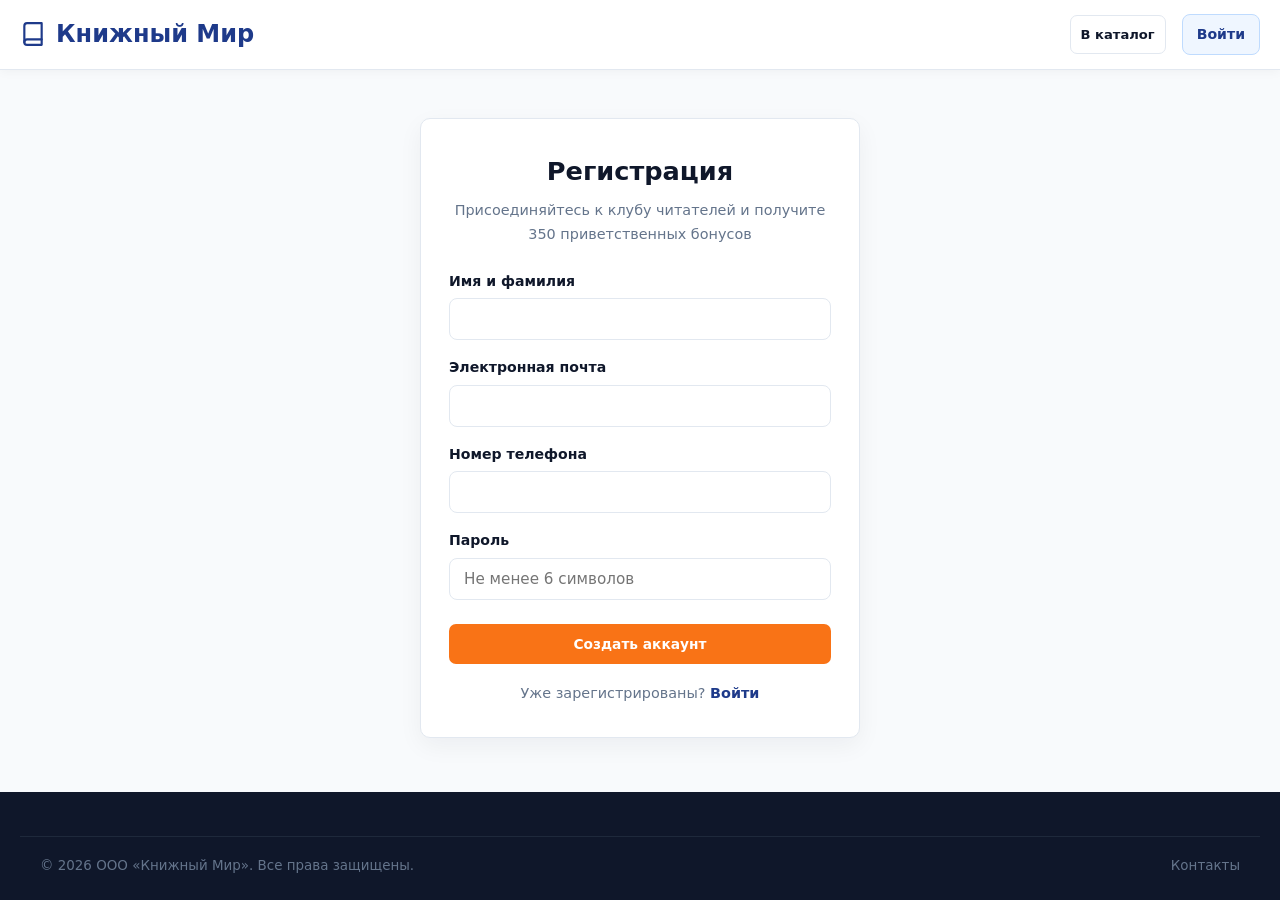
<file: register.html>
<!DOCTYPE html>
<html lang="ru">
<head>
    <meta charset="UTF-8">
    <meta name="viewport" content="width=device-width, initial-scale=1.0">
    <title>Регистрация читателя | Книжный Мир</title>
    <link rel="stylesheet" href="style.css">
	
	<!-- Yandex.Metrika counter -->
<script type="text/javascript">
    (function(m,e,t,r,i,k,a){
        m[i]=m[i]||function(){(m[i].a=m[i].a||[]).push(arguments)};
        m[i].l=1*new Date();
        for (var j = 0; j < document.scripts.length; j++) {if (document.scripts[j].src === r) { return; }}
        k=e.createElement(t),a=e.getElementsByTagName(t)[0],k.async=1,k.src=r,a.parentNode.insertBefore(k,a)
    })(window, document,'script','https://mc.yandex.ru/metrika/tag.js?id=114119679', 'ym');

    ym(114119679, 'init', {ssr:true, webvisor:true, clickmap:true, ecommerce:"dataLayer", referrer: document.referrer, url: location.href, accurateTrackBounce:true, trackLinks:true});
</script>
<noscript><div><img src="https://mc.yandex.ru/watch/114119679" style="position:absolute; left:-9999px;" alt="" /></div></noscript>
<!-- /Yandex.Metrika counter -->
</head>
<body>

    <header>
        <div class="container header-main">
            <a href="index.html" class="logo">
                <svg width="26" height="26" viewBox="0 0 24 24" fill="none" stroke="currentColor" stroke-width="2" stroke-linecap="round" stroke-linejoin="round"><path d="M4 19.5A2.5 2.5 0 0 1 6.5 17H20"></path><path d="M6.5 2H20v20H6.5A2.5 2.5 0 0 1 4 19.5v-15A2.5 2.5 0 0 1 6.5 2z"></path></svg>
                <span>Книжный Мир</span>
            </a>
            <div class="header-icons">
                <a href="catalog.html" class="btn-outline">В каталог</a>
                <a href="login.html" class="btn-login">Войти</a>
            </div>
        </div>
    </header>

    <main class="container">
        <div class="auth-card">
            <h1>Регистрация</h1>
            <p class="auth-sub">Присоединяйтесь к клубу читателей и получите 350 приветственных бонусов</p>
            <form onsubmit="event.preventDefault(); alert('Регистрация завершена! Начислено 350 бонусов.'); window.location.href='index.html';">
                <div class="form-field">
                    <label for="reg-name">Имя и фамилия</label>
                    <input type="text" id="reg-name">
                </div>
                <div class="form-field">
                    <label for="reg-email">Электронная почта</label>
                    <input type="email" id="reg-email">
                </div>
                <div class="form-field">
                    <label for="reg-phone">Номер телефона</label>
                    <input type="tel" id="reg-phone">
                </div>
                <div class="form-field">
                    <label for="reg-pass">Пароль</label>
                    <input type="password" id="reg-pass" required placeholder="Не менее 6 символов">
                </div>
                <button type="submit" class="btn btn-primary" style="width:100%; padding:12px; margin-top:8px;">Создать аккаунт</button>
            </form>
            <p style="text-align:center; margin-top:18px; font-size:0.9rem; color:var(--text-muted);">
                Уже зарегистрированы? <a href="login.html" style="color:var(--primary); font-weight:600;">Войти</a>
            </p>
        </div>
    </main>

    <footer>
        <div class="container footer-bottom">
            <span>© 2026 ООО «Книжный Мир». Все права защищены.</span>
            <a href="contacts.html">Контакты</a>
        </div>
    </footer>

</body>
</html>
</file>
<file: style.css>
:root {
    --primary: #1e3a8a;
    --primary-hover: #1d4ed8;
    --accent: #f97316;
    --accent-hover: #ea580c;
    --bg: #f8fafc;
    --surface: #ffffff;
    --text: #0f172a;
    --text-muted: #64748b;
    --border: #e2e8f0;
    --success: #16a34a;
    --radius: 10px;
}

* {
    margin: 0;
    padding: 0;
    box-sizing: border-box;
    font-family: 'Segoe UI', system-ui, -apple-system, sans-serif;
}

html, body {
    background-color: var(--bg);
    color: var(--text);
    line-height: 1.6;
    display: flex;
    flex-direction: column;
    min-height: 100vh;
    overflow-x: hidden;
}

a {
    color: inherit;
    text-decoration: none;
    transition: 0.2s;
}

ul {
    list-style: none;
}

.container {
    width: 100%;
    max-width: 1240px;
    margin: 0 auto;
    padding: 0 20px;
}

/* ================= ВЕРХНЯЯ ПАНЕЛЬ ================= */
.top-bar {
    background: #0f172a;
    color: #cbd5e1;
    font-size: 0.85rem;
    padding: 8px 0;
}

.top-bar-inner {
    display: flex;
    justify-content: space-between;
    align-items: center;
    flex-wrap: wrap;
    gap: 10px;
}

.top-links, .top-actions {
    display: flex;
    gap: 18px;
    align-items: center;
}

.top-bar a:hover {
    color: #ffffff;
}

/* ================= ШАПКА САЙТА ================= */
header {
    background: var(--surface);
    border-bottom: 1px solid var(--border);
    position: sticky;
    top: 0;
    z-index: 100;
    box-shadow: 0 2px 10px rgba(0, 0, 0, 0.04);
}

.header-main {
    display: flex;
    justify-content: space-between;
    align-items: center;
    padding: 14px 0;
    gap: 20px;
}

.logo {
    font-size: 1.5rem;
    font-weight: 800;
    color: var(--primary);
    display: inline-flex;
    align-items: center;
    gap: 10px;
    white-space: nowrap;
}

.search-box {
    flex: 1;
    display: flex;
    max-width: 560px;
    min-width: 0;
}

.search-box input {
    flex: 1;
    min-width: 0;
    width: 100%;
    padding: 10px 14px;
    border: 2px solid var(--primary);
    border-right: none;
    border-radius: var(--radius) 0 0 var(--radius);
    outline: none;
    font-size: 0.95rem;
    color: var(--text);
    background: #ffffff;
}

.search-box button {
    background: var(--primary);
    color: #fff;
    border: none;
    padding: 0 20px;
    border-radius: 0 var(--radius) var(--radius) 0;
    font-weight: 600;
    font-size: 0.95rem;
    cursor: pointer;
    white-space: nowrap;
}

.search-box button:hover {
    background: var(--primary-hover);
}

.header-icons {
    display: flex;
    gap: 16px;
    align-items: center;
    flex-shrink: 0;
}

.icon-btn {
    display: flex;
    flex-direction: column;
    align-items: center;
    font-size: 0.78rem;
    color: var(--text);
    position: relative;
    cursor: pointer;
    gap: 3px;
}

.icon-btn svg {
    width: 22px;
    height: 22px;
    stroke: #334155;
    transition: 0.2s;
}

.icon-btn:hover svg {
    stroke: var(--primary);
}

.badge {
    background: var(--accent);
    color: #fff;
    font-size: 0.68rem;
    font-weight: 700;
    padding: 1px 6px;
    border-radius: 99px;
    position: absolute;
    top: -5px;
    right: -6px;
}

.btn-login {
    display: inline-flex;
    align-items: center;
    gap: 6px;
    background: #eff6ff;
    color: var(--primary) !important;
    border: 1px solid #bfdbfe;
    padding: 8px 14px;
    border-radius: 8px;
    font-weight: 600;
    font-size: 0.88rem;
    cursor: pointer;
    text-decoration: none !important;
    transition: 0.2s;
    white-space: nowrap;
}

.btn-login:hover {
    background: var(--primary);
    color: #ffffff !important;
}

/* ================= СИНЕЕ НАВИГАЦИОННОЕ МЕНЮ ================= */
.main-nav {
    background: var(--primary);
    color: #fff;
}

.nav-list {
    display: flex;
    gap: 4px;
    flex-wrap: wrap;
}

.nav-list a {
    display: block;
    padding: 11px 16px;
    font-weight: 500;
    font-size: 0.92rem;
    white-space: nowrap;
}

.nav-list a:hover, .nav-list a.active {
    background: rgba(255, 255, 255, 0.16);
}

/* ================= КОНТЕНТ И СЕКЦИИ ================= */
.breadcrumbs {
    padding: 14px 0;
    font-size: 0.88rem;
    color: var(--text-muted);
}

.breadcrumbs a:hover {
    color: var(--primary);
    text-decoration: underline;
}

main {
    flex: 1;
    padding-bottom: 60px;
}

.hero {
    background: linear-gradient(135deg, #1e3a8a 0%, #2563eb 100%);
    color: #fff;
    padding: 40px 36px;
    border-radius: var(--radius);
    margin: 22px 0 32px;
    display: flex;
    justify-content: space-between;
    align-items: center;
    gap: 24px;
    flex-wrap: wrap;
}

.hero h1 {
    font-size: 2rem;
    margin-bottom: 10px;
    line-height: 1.25;
}

.hero p {
    font-size: 1rem;
    opacity: 0.94;
    max-width: 680px;
}

.section-header {
    display: flex;
    justify-content: space-between;
    align-items: baseline;
    margin: 34px 0 18px;
    gap: 12px;
    flex-wrap: wrap;
}

.section-header h2 {
    font-size: 1.5rem;
    color: var(--text);
}

.section-header a {
    color: var(--primary);
    font-weight: 600;
    font-size: 0.92rem;
}

/* ================= СЕТКИ И КАРТОЧКИ НАПРАВЛЕНИЙ ================= */
.grid-3 {
    display: grid;
    grid-template-columns: repeat(3, minmax(0, 1fr));
    gap: 20px;
}

.grid-4 {
    display: grid;
    grid-template-columns: repeat(4, minmax(0, 1fr));
    gap: 20px;
}

.card {
    background: var(--surface);
    border: 1px solid var(--border);
    border-radius: var(--radius);
    padding: 20px;
    transition: transform 0.2s, box-shadow 0.2s;
}

.card:hover {
    transform: translateY(-2px);
    box-shadow: 0 8px 18px rgba(0, 0, 0, 0.05);
}

.genre-tags {
    display: flex;
    flex-wrap: wrap;
    gap: 8px;
    margin-top: 14px;
}

.tag {
    background: #eff6ff;
    color: var(--primary);
    padding: 5px 10px;
    border-radius: 6px;
    font-size: 0.82rem;
    font-weight: 500;
}

.tag:hover {
    background: var(--primary);
    color: #fff;
}

/* ================= ЕДИНАЯ КАРТОЧКА КНИГИ НА ВСЕХ СТРАНИЦАХ ================= */
.book-card,
.catalog-card {
    background: var(--surface);
    border: 1px solid var(--border);
    border-radius: var(--radius);
    overflow: hidden;
    display: flex;
    flex-direction: column;
    width: 100%;
    height: 100%;
    transition: transform 0.2s ease, box-shadow 0.2s ease;
}

.book-card:hover,
.catalog-card:hover {
    transform: translateY(-4px);
    box-shadow: 0 12px 24px rgba(15, 23, 42, 0.08);
}

/* Строгий вертикальный прямоугольник 2:3 как в реальных книжных магазинах */
.book-cover,
.catalog-cover {
    width: 100% !important;
    aspect-ratio: 2 / 3 !important;
    height: auto !important;
    display: flex;
    flex-direction: column;
    justify-content: center;
    align-items: center;
    color: #fff;
    padding: 18px;
    text-align: center;
    font-weight: 700;
    position: relative;
    overflow: hidden;
    background-color: #e2e8f0;
}

.book-cover img,
.catalog-cover-img {
    width: 100% !important;
    height: 100% !important;
    object-fit: cover !important;
    object-position: center !important;
    position: absolute;
    top: 0;
    left: 0;
    z-index: 1;
    display: block;
    transition: transform 0.3s ease;
}

.book-card:hover .book-cover img,
.catalog-card:hover .catalog-cover-img {
    transform: scale(1.03);
}

.cover-1 { background: linear-gradient(135deg, #7c2d12, #c2410c); }
.cover-2 { background: linear-gradient(135deg, #1e293b, #475569); }
.cover-3 { background: linear-gradient(135deg, #312e81, #4f46e5); }
.cover-4 { background: linear-gradient(135deg, #065f46, #10b981); }
.cover-5 { background: linear-gradient(135deg, #831843, #db2777); }
.cover-6 { background: linear-gradient(135deg, #1e3a8a, #2563eb); }
.cover-7 { background: linear-gradient(135deg, #0f766e, #14b8a6); }
.cover-8 { background: linear-gradient(135deg, #4338ca, #6366f1); }
.cover-9 { background: linear-gradient(135deg, #b45309, #f59e0b); }
.cover-10 { background: linear-gradient(135deg, #374151, #111827); }

.book-badge,
.catalog-badge {
    position: absolute;
    top: 10px;
    left: 10px;
    background: rgba(15, 23, 42, 0.82);
    color: #fff;
    padding: 4px 9px;
    border-radius: 5px;
    font-size: 0.72rem;
    font-weight: 600;
    z-index: 2;
}

.book-cover span:not(.book-badge),
.catalog-cover-placeholder {
    position: relative;
    z-index: 0;
    font-size: 1.05rem;
    line-height: 1.35;
}

.book-body,
.catalog-body {
    padding: 14px 16px 16px;
    display: flex;
    flex-direction: column;
    flex: 1;
}

.book-genre,
.catalog-genre {
    font-size: 0.74rem;
    color: var(--text-muted);
    text-transform: uppercase;
    letter-spacing: 0.4px;
    margin-bottom: 4px;
}

.book-title,
.catalog-title {
    font-size: 1rem;
    font-weight: 700;
    color: var(--text);
    line-height: 1.35;
    margin: 2px 0 4px;
    display: -webkit-box;
    -webkit-line-clamp: 2;
    -webkit-box-orient: vertical;
    overflow: hidden;
    min-height: 2.7em;
}

.book-title:visited,
.catalog-title:visited {
    color: #5b21b6;
}

.book-title:hover,
.catalog-title:hover {
    color: var(--primary);
}

.book-author,
.catalog-author {
    font-size: 0.86rem;
    color: var(--primary);
    margin-bottom: 8px;
}

.book-rating,
.catalog-rating {
    font-size: 0.84rem;
    color: #b45309;
    font-weight: 600;
    margin-bottom: 12px;
    display: flex;
    align-items: center;
    gap: 5px;
}

.book-price-row,
.catalog-price-row {
    margin-top: auto;
    display: flex;
    justify-content: space-between;
    align-items: center;
    padding-top: 12px;
    border-top: 1px solid var(--border);
    gap: 8px;
}

.price,
.catalog-price {
    font-size: 1.2rem;
    font-weight: 800;
    color: var(--text);
    white-space: nowrap;
}

.card-actions,
.catalog-actions {
    display: flex;
    gap: 6px;
    align-items: center;
}

/* ================= КНОПКИ ================= */
.btn,
.catalog-btn-buy {
    display: inline-flex;
    align-items: center;
    justify-content: center;
    gap: 6px;
    padding: 8px 14px;
    border-radius: 7px;
    font-weight: 600;
    font-size: 0.86rem;
    border: none;
    cursor: pointer;
    transition: 0.2s;
    white-space: nowrap;
}

.btn-primary,
.catalog-btn-buy {
    background: var(--accent);
    color: #fff !important;
}

.btn-primary:hover,
.catalog-btn-buy:hover {
    background: var(--accent-hover);
}

.btn-outline,
.catalog-btn-compare {
    background: #ffffff;
    border: 1px solid var(--border);
    color: var(--text);
    padding: 8px 10px;
    border-radius: 7px;
    cursor: pointer;
    font-size: 0.82rem;
    font-weight: 600;
    display: inline-flex;
    align-items: center;
    justify-content: center;
}

.btn-outline:hover,
.catalog-btn-compare:hover {
    border-color: var(--primary);
    color: var(--primary);
    background: #eff6ff;
}

/* ================= МАКЕТ КАТАЛОГА И КАРТОЧКИ ТОВАРА ================= */
.catalog-layout {
    display: grid;
    grid-template-columns: 270px 1fr;
    gap: 26px;
    margin-top: 20px;
}

#catalog-books-grid {
    display: grid;
    grid-template-columns: repeat(3, minmax(0, 1fr));
    gap: 20px;
    width: 100%;
}

.filter-panel {
    background: var(--surface);
    border: 1px solid var(--border);
    border-radius: var(--radius);
    padding: 20px;
    height: fit-content;
}

.filter-group {
    margin-bottom: 18px;
    padding-bottom: 14px;
    border-bottom: 1px solid var(--border);
}

.filter-group:last-child {
    border-bottom: none;
}

.filter-group h4 {
    margin-bottom: 8px;
    font-size: 0.95rem;
}

.sort-bar {
    background: var(--surface);
    border: 1px solid var(--border);
    border-radius: var(--radius);
    padding: 14px 18px;
    margin-bottom: 20px;
    display: flex;
    justify-content: space-between;
    align-items: center;
    flex-wrap: wrap;
    gap: 12px;
}

.sort-bar select, .filter-group select, .filter-group input {
    padding: 9px 12px;
    border: 1px solid var(--border);
    border-radius: 6px;
    font-size: 0.9rem;
    width: 100%;
    background: #fff;
}

.product-grid {
    display: grid;
    grid-template-columns: 320px 1fr;
    gap: 32px;
    background: var(--surface);
    border: 1px solid var(--border);
    border-radius: var(--radius);
    padding: 28px;
}

.product-widgets {
    display: grid;
    grid-template-columns: 1fr 1fr;
    gap: 16px;
    margin: 20px 0;
}

.widget-box {
    background: #f8fafc;
    border: 1px solid var(--border);
    border-radius: 8px;
    padding: 16px;
}

.widget-box h4 {
    margin-bottom: 10px;
    color: var(--primary);
}

.specs-table {
    width: 100%;
    border-collapse: collapse;
    margin-top: 12px;
}

.specs-table td {
    padding: 9px 0;
    border-bottom: 1px dashed var(--border);
    font-size: 0.92rem;
}

.specs-table td:first-child {
    color: var(--text-muted);
    width: 46%;
}

.compare-table {
    width: 100%;
    border-collapse: collapse;
    background: var(--surface);
    border-radius: var(--radius);
    overflow: hidden;
    border: 1px solid var(--border);
}

.compare-table th, .compare-table td {
    padding: 12px 16px;
    border: 1px solid var(--border);
    text-align: left;
}

.compare-table th {
    background: #f1f5f9;
}

/* ================= СТРАНИЦЫ ВХОДА И РЕГИСТРАЦИИ ================= */
.auth-card {
    max-width: 440px;
    margin: 48px auto;
    background: var(--surface);
    border: 1px solid var(--border);
    border-radius: var(--radius);
    padding: 32px 28px;
    box-shadow: 0 8px 24px rgba(15, 23, 42, 0.05);
}

.auth-card h1 {
    font-size: 1.6rem;
    margin-bottom: 8px;
    text-align: center;
}

.auth-card p.auth-sub {
    color: var(--text-muted);
    font-size: 0.9rem;
    text-align: center;
    margin-bottom: 24px;
}

.form-field {
    margin-bottom: 16px;
}

.form-field label {
    display: block;
    font-size: 0.88rem;
    font-weight: 600;
    margin-bottom: 6px;
}

.form-field input {
    width: 100%;
    padding: 11px 14px;
    border: 1px solid var(--border);
    border-radius: 8px;
    font-size: 0.95rem;
}

/* Подсветка активного поля ввода (:focus) */
input:focus, 
select:focus, 
textarea:focus {
    outline: none !important;
    border-color: var(--accent) !important;
    box-shadow: 0 0 0 3px rgba(249, 115, 22, 0.2) !important;
}

/* ================= МОДАЛЬНЫЕ ОКНА И ПОДВАЛ ================= */
.modal-overlay {
    display: none;
    position: fixed;
    inset: 0;
    background: rgba(15, 23, 42, 0.65);
    z-index: 999;
    justify-content: center;
    align-items: center;
    padding: 16px;
}

.modal-overlay.active {
    display: flex;
}

.modal-box {
    background: var(--surface);
    max-width: 700px;
    width: 100%;
    border-radius: var(--radius);
    padding: 24px;
    max-height: 85vh;
    overflow-y: auto;
    position: relative;
}

.modal-close {
    position: absolute;
    top: 14px;
    right: 18px;
    font-size: 1.5rem;
    background: none;
    border: none;
    cursor: pointer;
}

footer {
    background: #0f172a;
    color: #e2e8f0;
    padding: 44px 0 24px;
    margin-top: auto;
}

.footer-grid {
    display: grid;
    grid-template-columns: repeat(auto-fit, minmax(220px, 1fr));
    gap: 28px;
    margin-bottom: 32px;
}

.footer-col h4 {
    color: #fff;
    margin-bottom: 14px;
    font-size: 1rem;
}

.footer-col ul li {
    margin-bottom: 8px;
}

.footer-col a {
    color: #94a3b8;
    font-size: 0.9rem;
}

.footer-col a:hover {
    color: #fff;
}

.footer-bottom {
    border-top: 1px solid #1e293b;
    padding-top: 18px;
    display: flex;
    justify-content: space-between;
    font-size: 0.84rem;
    color: #64748b;
    flex-wrap: wrap;
    gap: 10px;
}

/* ========================================================
   АДАПТИВНОСТЬ ДЛЯ ПЛАНШЕТОВ И МОБИЛЬНЫХ УСТРОЙСТВ
   ======================================================== */

@media (max-width: 1040px) {
    .grid-4 {
        grid-template-columns: repeat(3, minmax(0, 1fr));
    }
    #catalog-books-grid {
        grid-template-columns: repeat(2, minmax(0, 1fr));
    }
}

@media (max-width: 860px) {
    .catalog-layout,
    .product-grid,
    .product-widgets,
    .grid-3 {
        grid-template-columns: 1fr;
    }

    .grid-4 {
        grid-template-columns: repeat(2, minmax(0, 1fr));
    }
}

@media (max-width: 768px) {
    /* Отключаем липкую шапку на смартфонах, чтобы она не закрывала экран */
    header {
        position: relative;
    }

    .container {
        padding: 0 14px;
    }

    /* Убираем второстепенные ссылки из топ-бара */
    .top-links {
        display: none !important;
    }

    .top-bar-inner {
        justify-content: center;
    }

    .top-actions {
        font-size: 0.8rem;
        gap: 14px;
        justify-content: center;
        width: 100%;
    }

    /* Перестраиваем шапку: Логотип слева, иконки справа, а ПОИСК на всю ширину снизу */
    .header-main {
        flex-wrap: wrap;
        padding: 12px 0;
        gap: 12px;
    }

    .logo {
        font-size: 1.25rem;
        order: 1;
    }

    .header-icons {
        order: 2;
        gap: 12px;
        margin-left: auto;
    }

    .icon-btn span:not(.badge) {
        font-size: 0.7rem;
    }

    .btn-login {
        padding: 7px 11px;
        font-size: 0.82rem;
    }

    /* Поле поиска на 100% ширины экрана — весь текст помещается */
    .search-box {
        order: 3;
        flex: 0 0 100%;
        width: 100%;
        max-width: 100%;
    }

    .search-box input {
        font-size: 0.88rem;
        padding: 10px 12px;
    }

    .search-box button {
        padding: 0 16px;
        font-size: 0.88rem;
    }

    /* Синяя навигация: компактная горизонтальная лента в 1 ряд с прокруткой пальцем */
    .main-nav .container {
        padding: 0;
    }

    .nav-list {
        flex-wrap: nowrap;
        overflow-x: auto;
        -webkit-overflow-scrolling: touch;
        scrollbar-width: none;
        padding: 0 10px;
        gap: 2px;
    }

    .nav-list::-webkit-scrollbar {
        display: none;
    }

    .nav-list a {
        padding: 10px 13px;
        font-size: 0.85rem;
        flex-shrink: 0;
    }

    /* Компактный баннер Hero на телефоне */
    .hero {
        padding: 24px 18px;
        margin: 14px 0 24px;
    }

    .hero h1 {
        font-size: 1.45rem;
    }

    .hero p {
        font-size: 0.92rem;
    }

    .section-header {
        margin: 24px 0 14px;
    }

    .section-header h2 {
        font-size: 1.25rem;
    }

    /* На смартфонах карточки книг идут аккуратно по 2 в ряд, как в реальных маркетплейсах */
    .grid-4,
    #catalog-books-grid {
        grid-template-columns: repeat(2, minmax(0, 1fr)) !important;
        gap: 12px;
    }

    .book-body,
    .catalog-body {
        padding: 10px 12px 12px;
    }

    .book-title,
    .catalog-title {
        font-size: 0.9rem;
    }

    .price,
    .catalog-price {
        font-size: 1.05rem;
    }

    .btn,
    .catalog-btn-buy {
        padding: 7px 10px;
        font-size: 0.78rem;
    }

    .product-grid {
        padding: 16px;
        gap: 20px;
    }
}

@media (max-width: 370px) {
    /* На совсем узких экранах (320px) — по 1 карточке в ряд */
    .grid-4,
    #catalog-books-grid {
        grid-template-columns: 1fr !important;
    }
}
</file>
